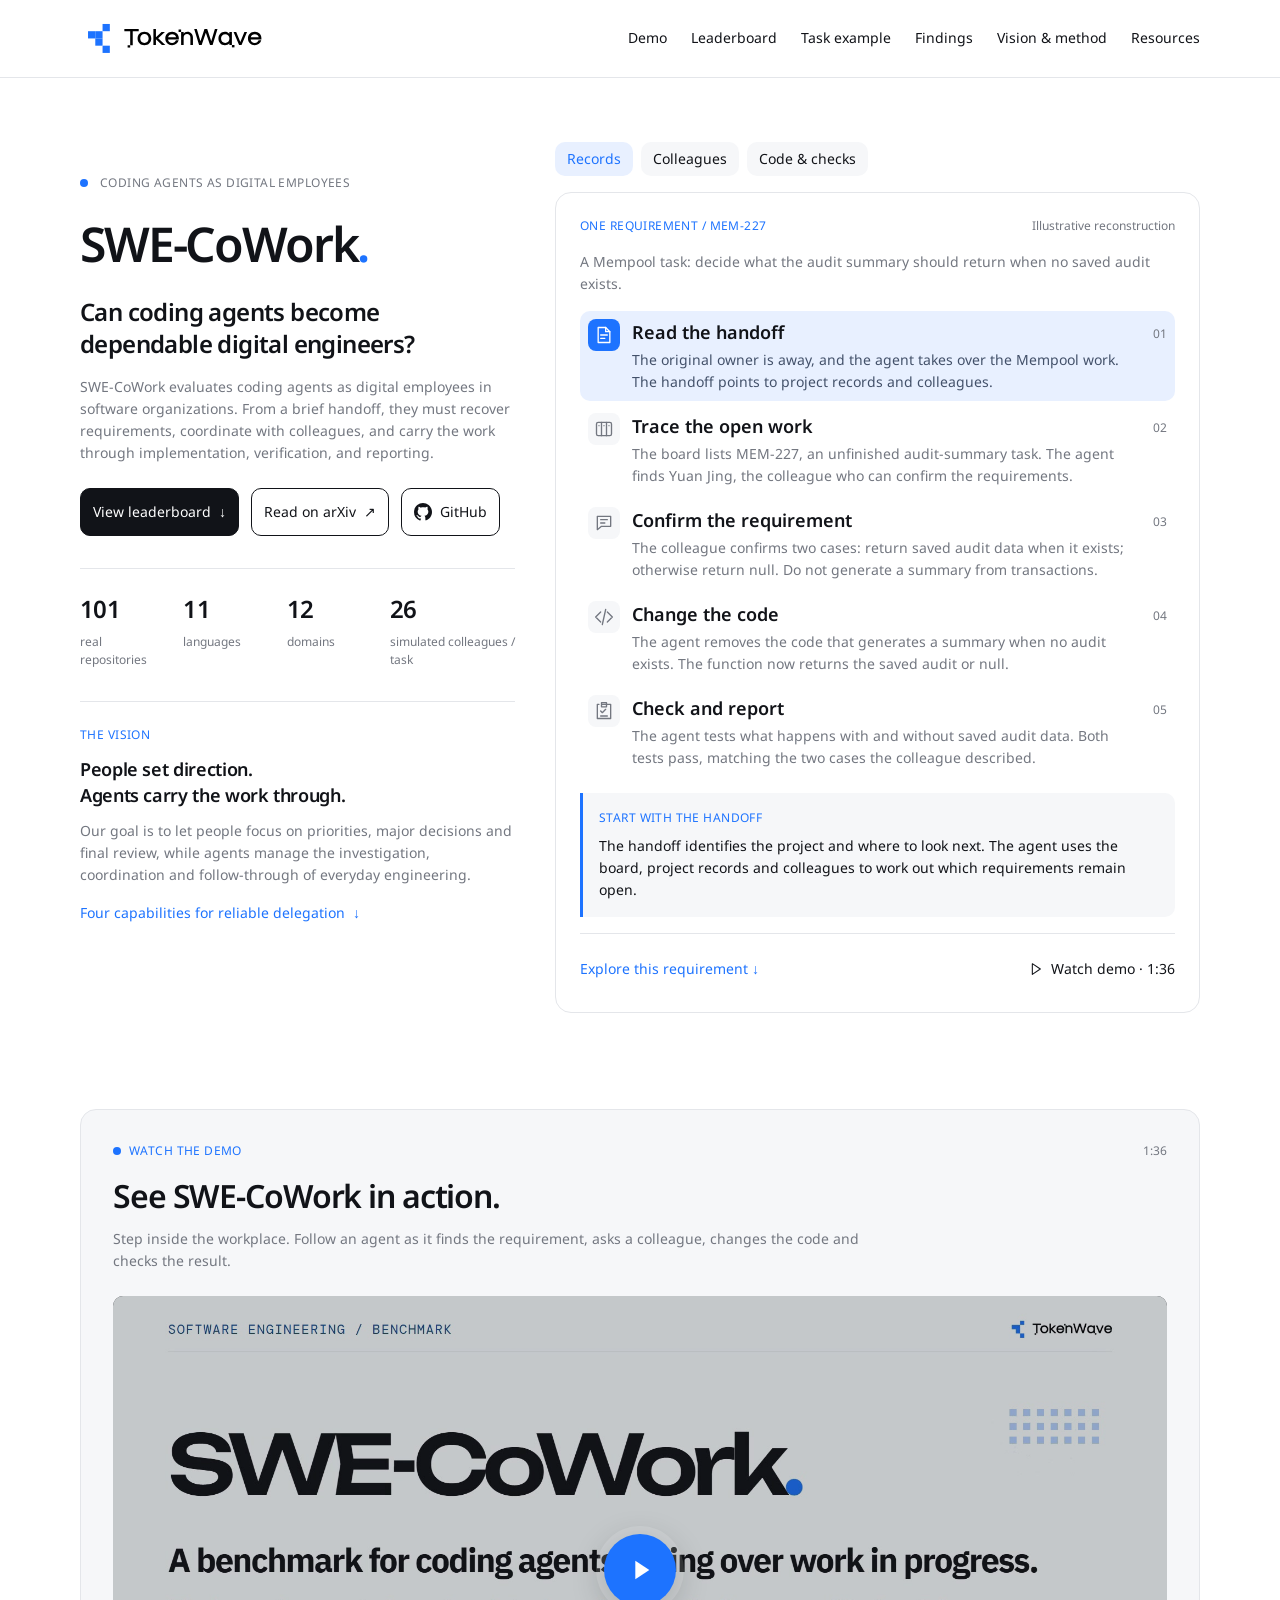
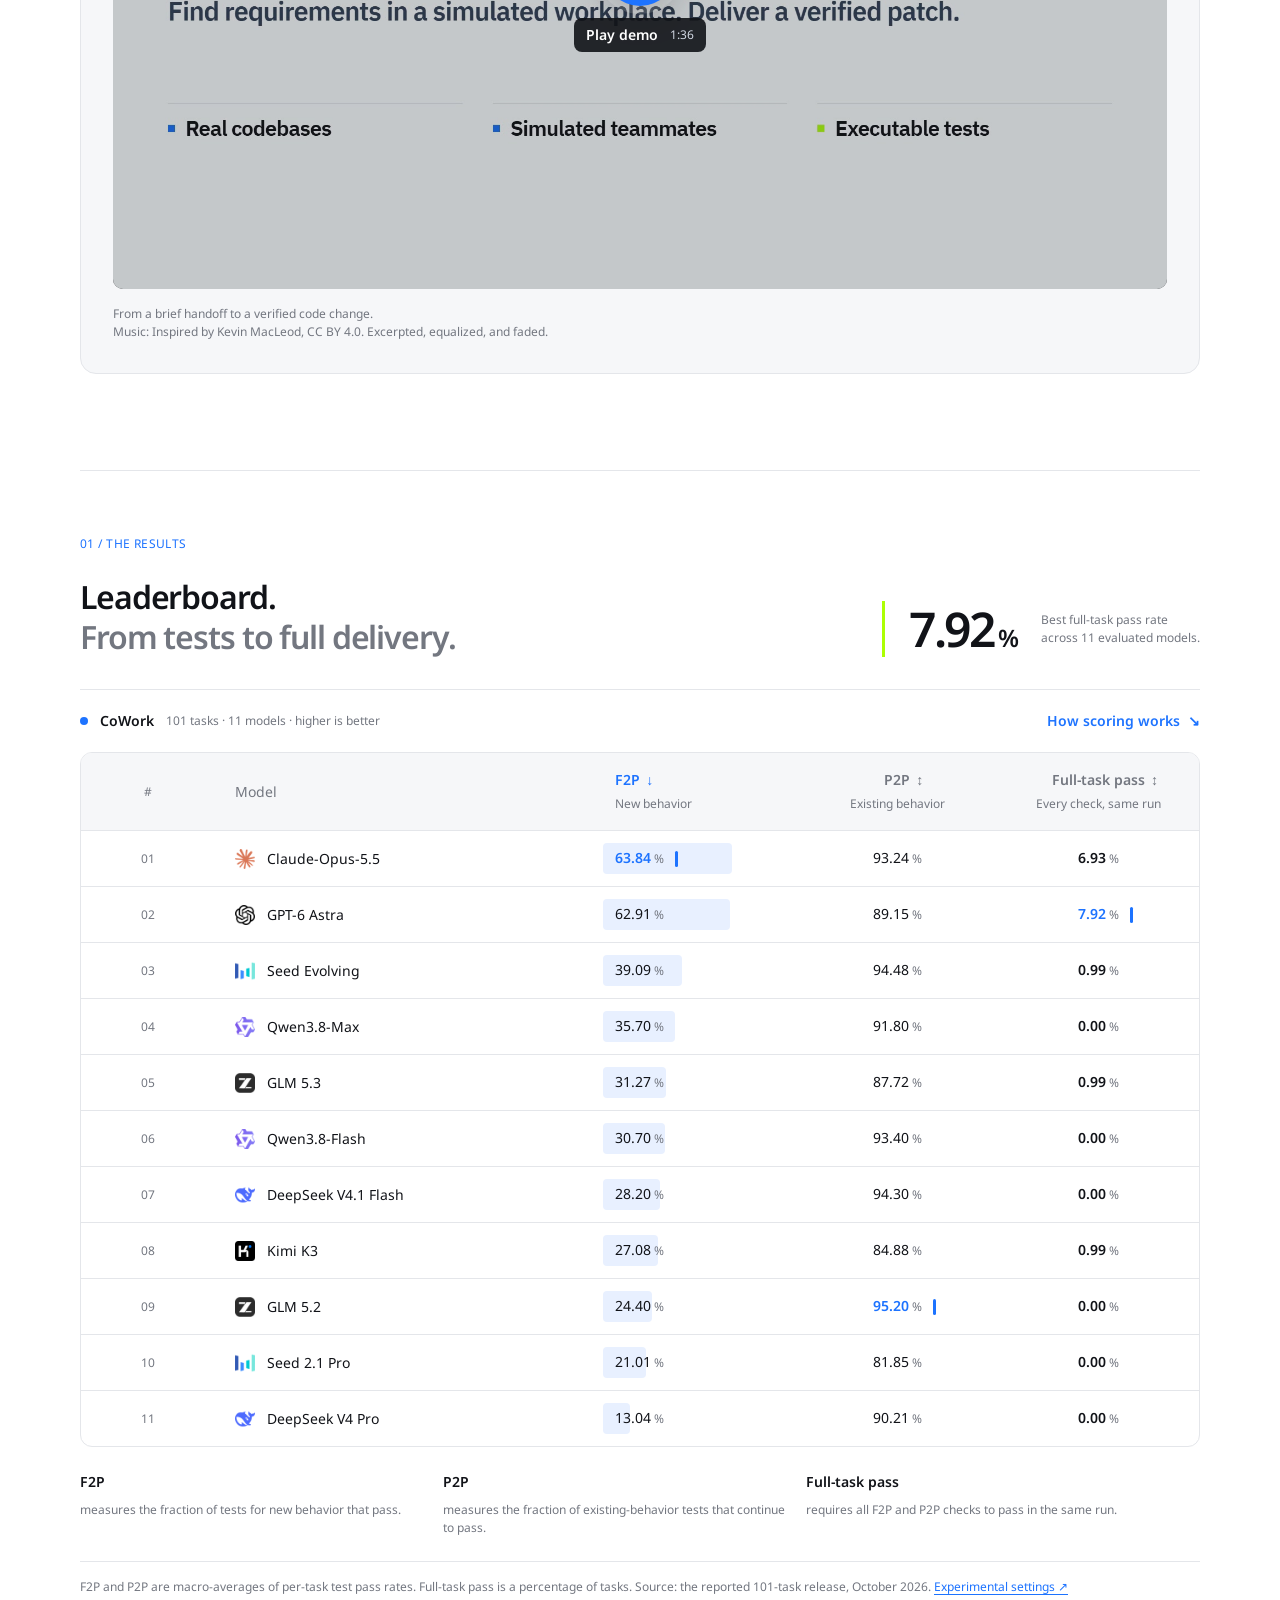
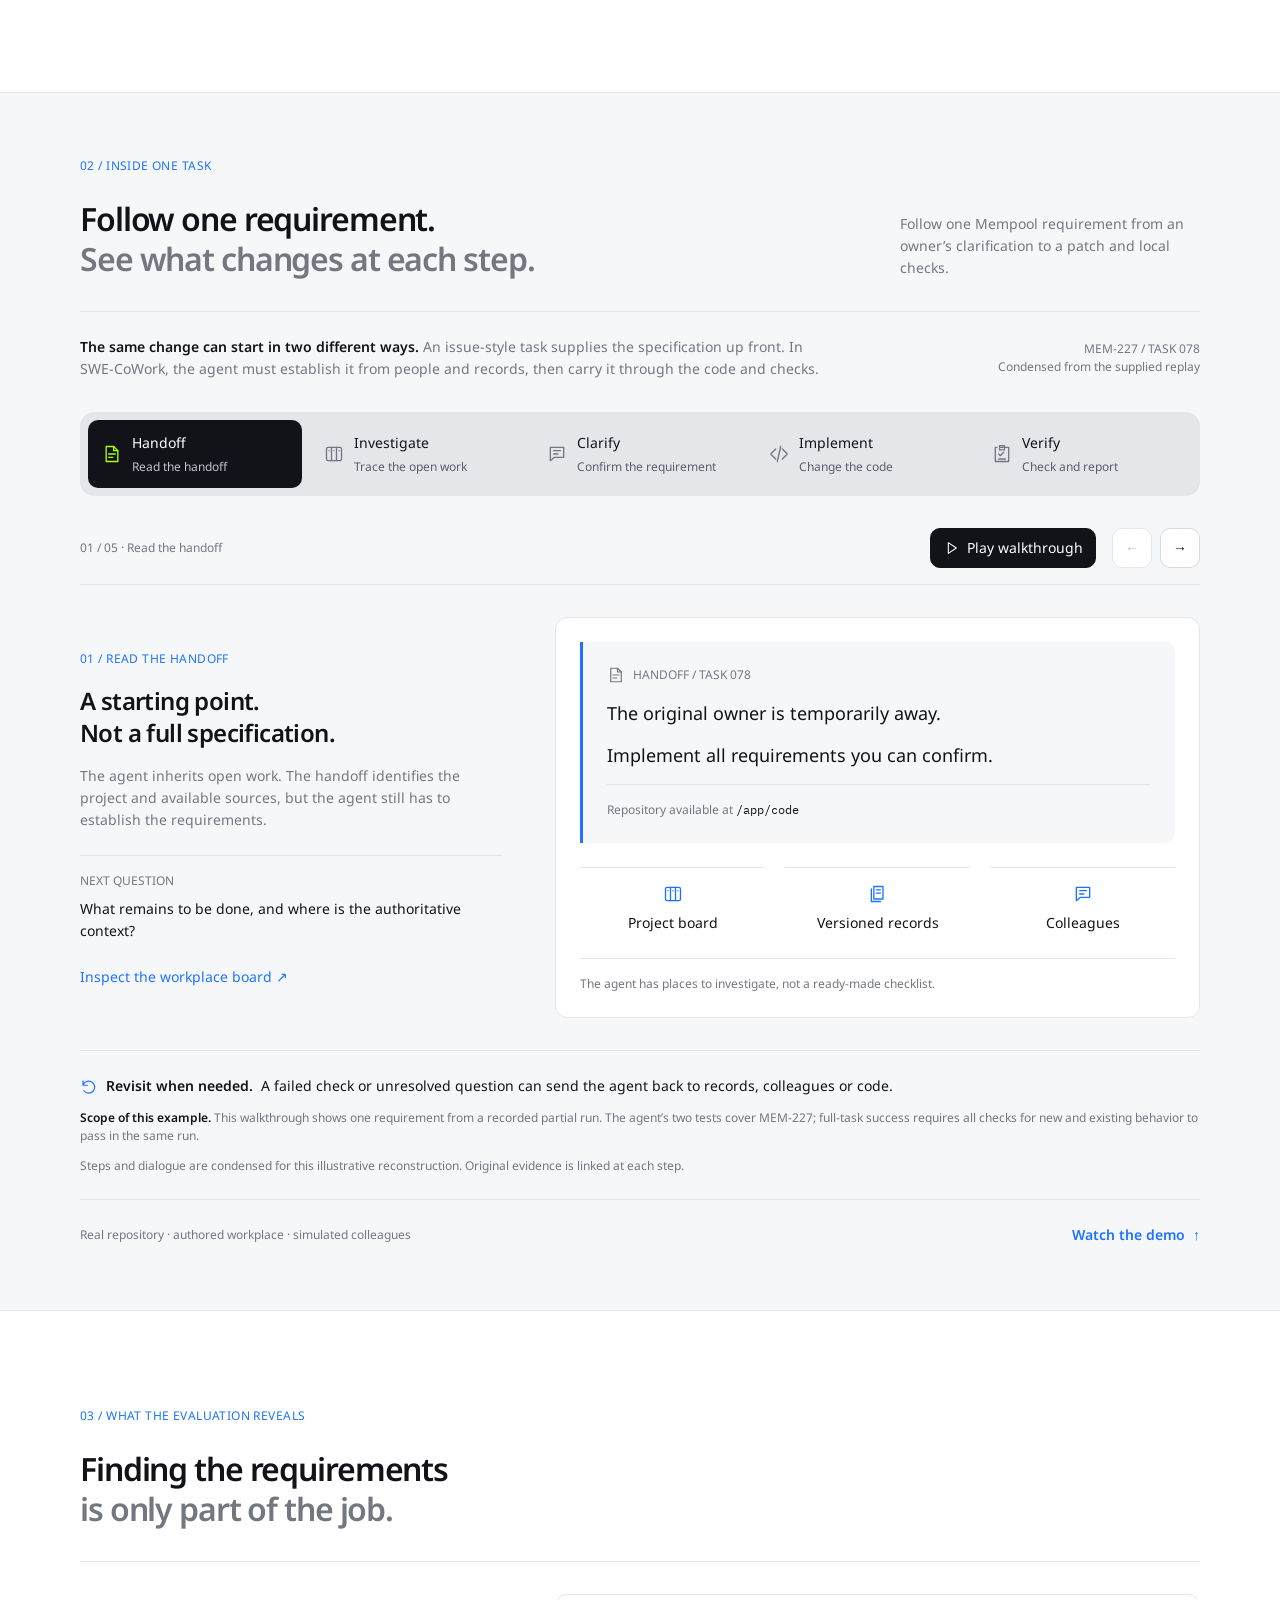
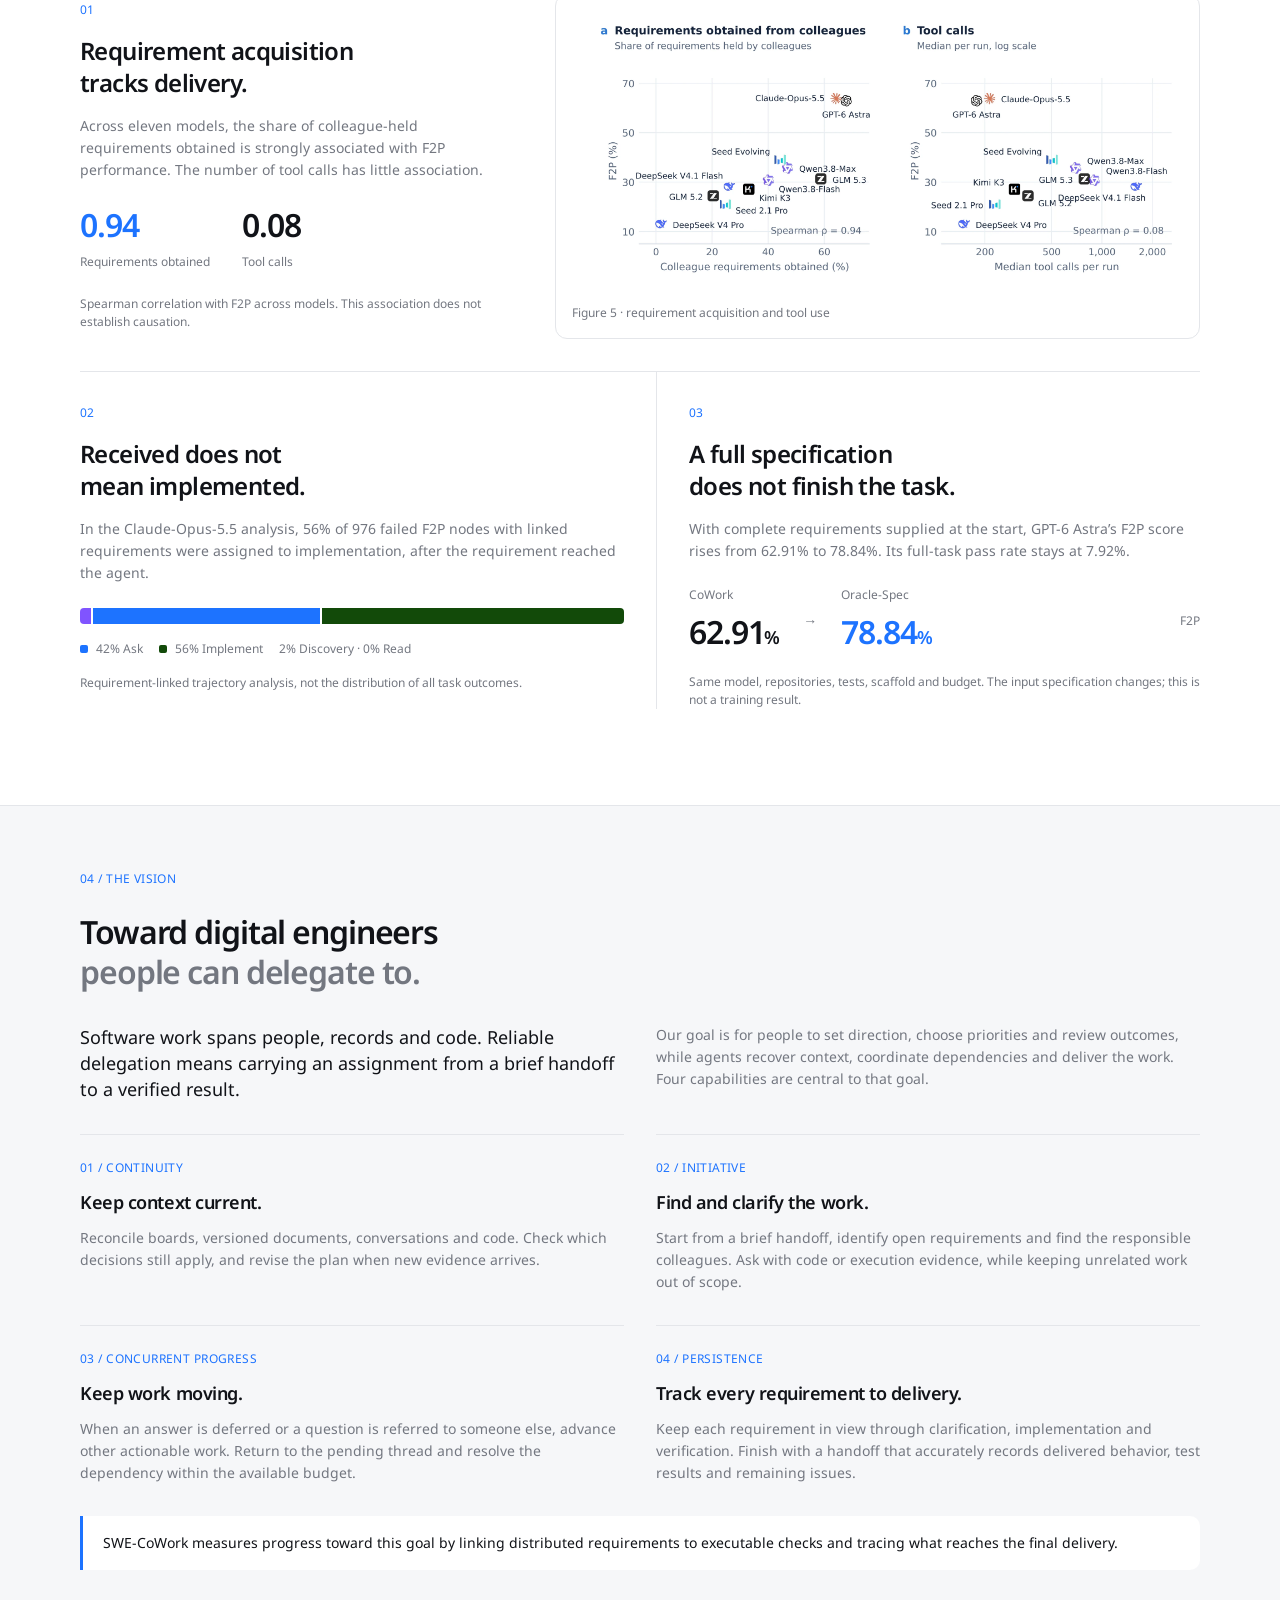
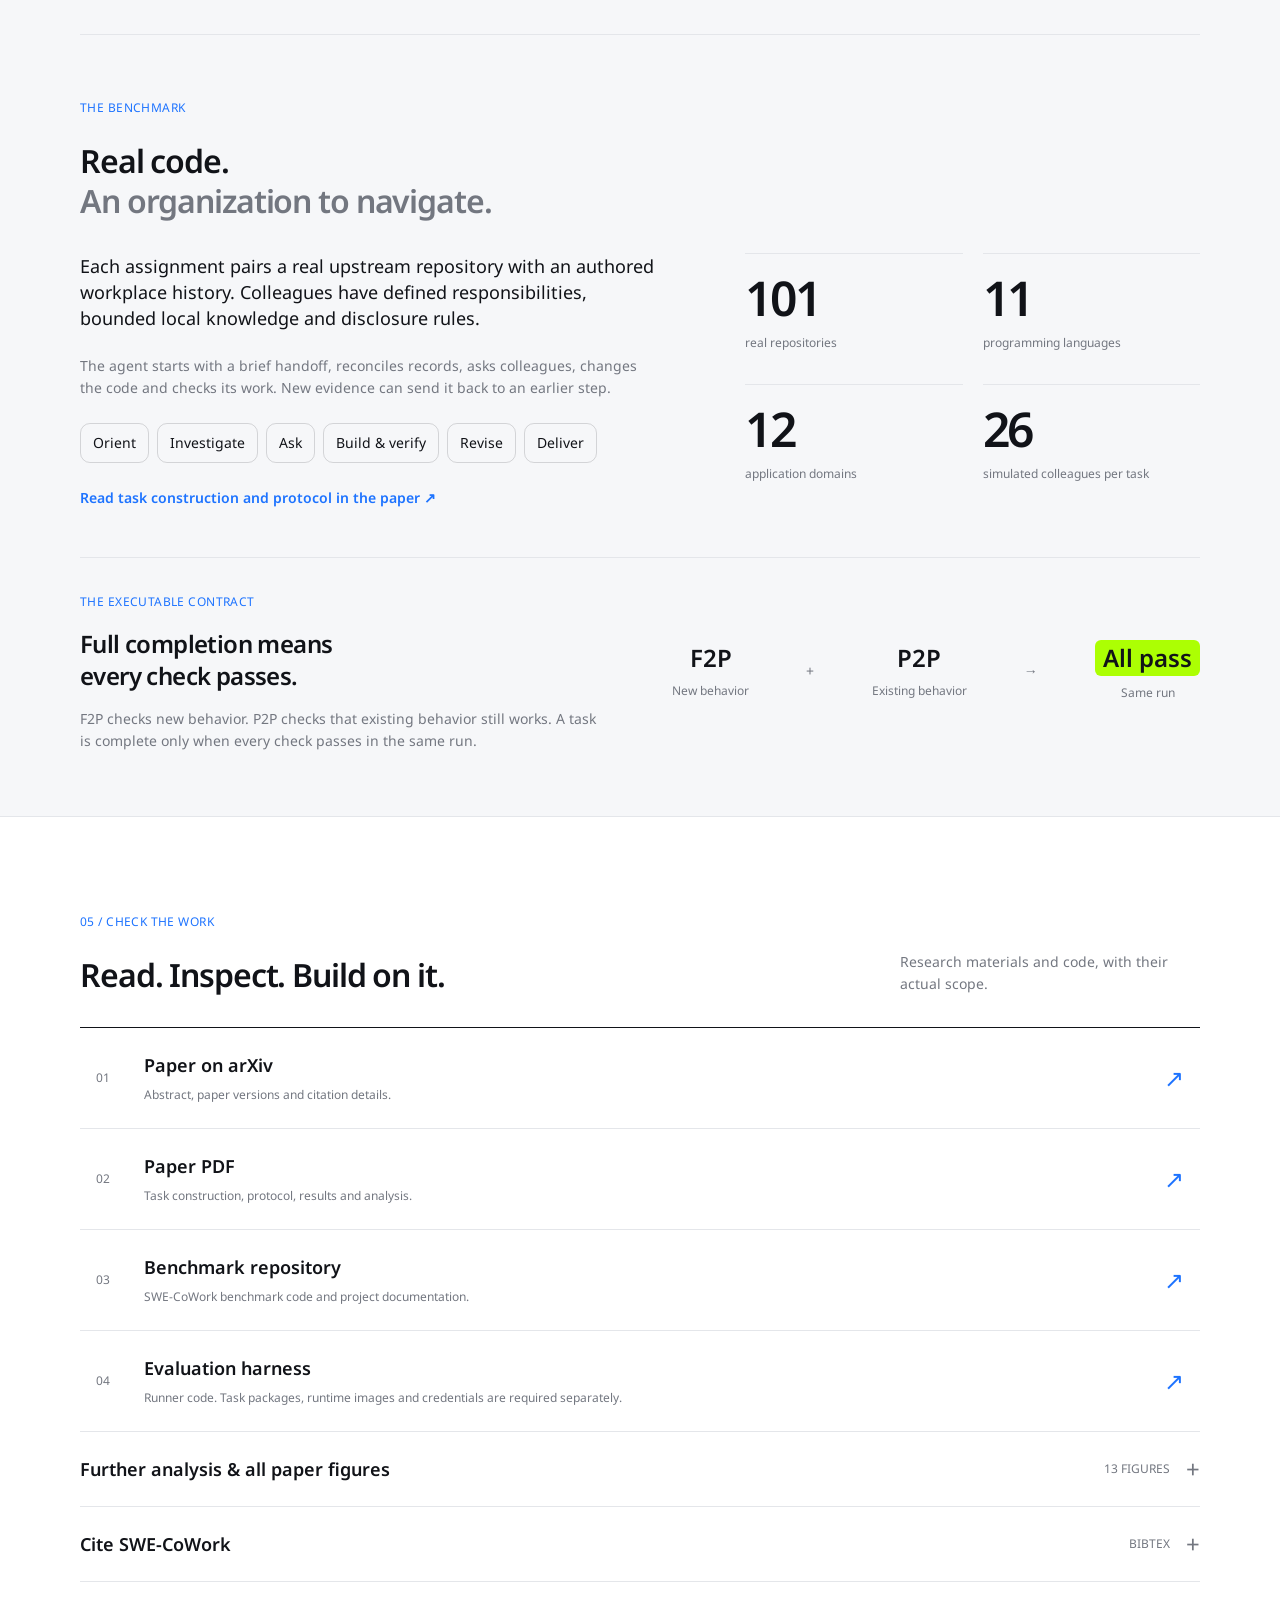
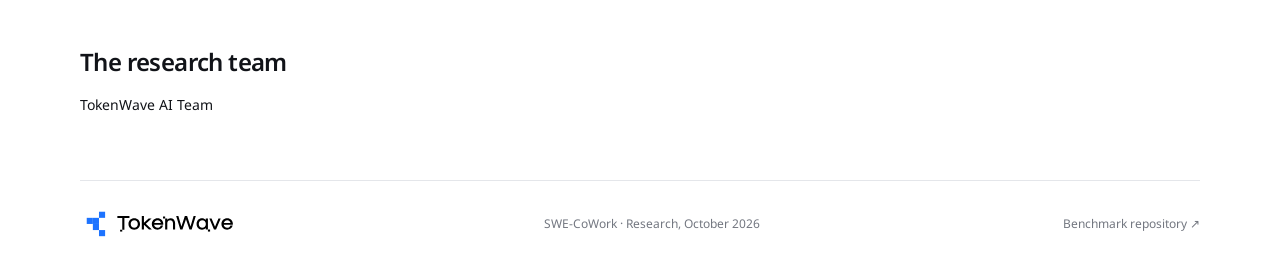
<file: index.html>
<!doctype html>
<html lang="en">
<head>
  <meta charset="utf-8"><meta name="viewport" content="width=device-width,initial-scale=1">
  <meta name="description" content="Toward dependable digital engineers. SWE-CoWork evaluates how coding agents recover requirements, coordinate with colleagues, and carry software work through verification and accountable delivery.">
  <title>SWE-CoWork · Toward dependable digital engineers</title>
  <link rel="canonical" href="https://tokenwave-ai.github.io/swe-cowork-page/">
  <meta property="og:title" content="SWE-CoWork · Toward dependable digital engineers">
  <meta property="og:description" content="A TokenWave AI benchmark for coding agents that recover requirements, coordinate with colleagues, and carry software work through verification and accountable delivery.">
  <meta property="og:type" content="website">
  <meta property="og:url" content="https://tokenwave-ai.github.io/swe-cowork-page/">
  <meta property="og:image" content="https://tokenwave-ai.github.io/swe-cowork-page/assets/swe-cowork-demo-poster.jpg?v=20261116-v39">
  <meta name="twitter:card" content="summary_large_image">
  <meta name="theme-color" content="#FFFFFF"><link rel="icon" href="static/favicon.svg"><link rel="stylesheet" href="styles.css?v=20261117-github-button"><link rel="stylesheet" href="flow.css?v=20261105">
  <script defer src="script.js?v=20261109-source-tabs"></script>
</head>
<body>
<svg class="icon-definitions" aria-hidden="true" xmlns="http://www.w3.org/2000/svg"><defs>
<symbol id="icon-handoff" viewBox="0 0 24 24"><path d="M14 3H5v18h14V8Z"/><path d="M14 3v5h5M8 12h8M8 16h5"/></symbol>
<symbol id="icon-board" viewBox="0 0 24 24"><rect x="3" y="4" width="18" height="16" rx="2"/><path d="M9 4v16M15 4v16M6 8h0M12 8h0M18 8h0"/></symbol>
<symbol id="icon-docs" viewBox="0 0 24 24"><path d="M7 3h11v15H7zM4 6v15h11M10 7h5M10 11h5"/></symbol>
<symbol id="icon-chat" viewBox="0 0 24 24"><path d="M4 4h16v12H9l-5 4Z"/><path d="M8 8h8M8 12h5"/></symbol>
<symbol id="icon-code" viewBox="0 0 24 24"><path d="m8 6-6 6 6 6M16 6l6 6-6 6M14 3l-4 18"/></symbol>
<symbol id="icon-checks" viewBox="0 0 24 24"><path d="M9 4h11v17H4V4h2M9 2h6v5H9zM8 12l2 2 4-4M8 18h8"/></symbol>
<symbol id="icon-tick" viewBox="0 0 24 24"><path d="m4 12 5 5L20 6"/></symbol>
<symbol id="icon-arrow" viewBox="0 0 24 24"><path d="M3 12h18m-6-6 6 6-6 6"/></symbol>
<symbol id="icon-play" viewBox="0 0 24 24"><path d="m8 4 12 8-12 8Z"/></symbol>
<symbol id="icon-revisit" viewBox="0 0 24 24"><path d="M4 5v6h6M4 11a8 8 0 1 1 1 7"/></symbol>
</defs></svg>
  <a class="skip" href="#main">Skip to content</a>
  <header class="site-header">
    <a class="brand" href="#top" aria-label="TokenWave — back to top"><img src="assets/tokenwave-horizontal-black.svg" alt="TokenWave" width="475" height="113"></a>
    <nav aria-label="Main navigation"><a href="#demo">Demo</a><a href="#leaderboard">Leaderboard</a><a href="#task">Task example</a><a href="#findings">Findings</a><a href="#method">Vision &amp; method</a><a href="#resources">Resources</a></nav>
  </header>
  <main id="main">
    <section class="hero wrap" id="top" aria-labelledby="hero-title">
      <div class="hero-copy">
        <div class="eyebrow"><span class="live-dot"></span> CODING AGENTS AS DIGITAL EMPLOYEES</div>
        <h1 id="hero-title">SWE-<wbr>CoWork<span class="title-period">.</span></h1>
        <p class="hero-question">Can coding agents become<br class="desktop-break"> dependable digital engineers?</p>
        <p class="hero-description">SWE-CoWork evaluates coding agents as digital employees in software organizations. From a brief handoff, they must recover requirements, coordinate with colleagues, and carry the work through implementation, verification, and reporting.</p>
        <div class="hero-actions">
          <a class="button primary" href="#leaderboard">View leaderboard <span aria-hidden="true">↓</span></a>
          <a class="button paper-link" href="https://arxiv.org/abs/2611.20218" target="_blank" rel="noopener">Read on arXiv <span aria-hidden="true">↗</span></a>
          <a class="button github-link" href="https://github.com/TokenWave-AI/swe-cowork-bench" target="_blank" rel="noopener"><svg xmlns="http://www.w3.org/2000/svg" width="18" height="18" viewBox="0 0 16 16" aria-hidden="true" focusable="false"><path d="M6.766 11.328c-2.063-.25-3.516-1.734-3.516-3.656 0-.781.281-1.625.75-2.188-.203-.515-.172-1.609.063-2.062.625-.078 1.468.25 1.968.703.594-.187 1.219-.281 1.985-.281.765 0 1.39.094 1.953.265.484-.437 1.344-.765 1.969-.687.218.422.25 1.515.046 2.047.5.593.766 1.39.766 2.203 0 1.922-1.453 3.375-3.547 3.64.531.344.89 1.094.89 1.954v1.625c0 .468.391.734.86.547C13.781 14.359 16 11.53 16 8.03 16 3.61 12.406 0 7.984 0 3.563 0 0 3.61 0 8.031a7.88 7.88 0 0 0 5.172 7.422c.422.156.828-.125.828-.547v-1.25c-.219.094-.5.156-.75.156-1.031 0-1.64-.562-2.078-1.609-.172-.422-.36-.672-.719-.719-.187-.015-.25-.093-.25-.187 0-.188.313-.328.625-.328.453 0 .844.281 1.25.86.313.452.64.655 1.031.655s.641-.14 1-.5c.266-.265.47-.5.657-.656"/></svg>GitHub</a>
        </div>
        <dl class="hero-specs"><div><dt>101</dt><dd>real repositories</dd></div><div><dt>11</dt><dd>languages</dd></div><div><dt>12</dt><dd>domains</dd></div><div><dt>26</dt><dd>simulated colleagues / task</dd></div></dl>
        <div class="hero-vision">
          <span class="mono">THE VISION</span>
          <h2>People set direction.<br>Agents carry the work through.</h2>
          <p>Our goal is to let people focus on priorities, major decisions and final review, while agents manage the investigation, coordination and follow-through of everyday engineering.</p>
          <a class="text-link" href="#vision">Four capabilities for reliable delegation <span aria-hidden="true">↓</span></a>
        </div>
      </div>
      <div class="hero-dossier">
        <div class="file-tabs" role="group" aria-label="Select a workplace source">
          <button type="button" data-flow-source="records" aria-pressed="true" aria-controls="hero-requirement">Records</button>
          <button type="button" data-flow-source="colleagues" aria-pressed="false" aria-controls="hero-requirement">Colleagues</button>
          <button type="button" data-flow-source="code" aria-pressed="false" aria-controls="hero-requirement">Code &amp; checks</button>
        </div>
        <div class="dossier-sheet chain-sheet" id="hero-requirement"><div class="dossier-heading"><span class="mono">ONE REQUIREMENT / MEM-227</span><span class="dossier-status">Illustrative reconstruction</span></div><p class="hero-case-context">A Mempool task: decide what the audit summary should return when no saved audit exists.</p><div class="hero-chain" aria-label="Explore the requirement chain"><button type="button" class="hero-chain-node" data-flow-step="0" aria-pressed="true"><span class="hero-node-icon"><svg aria-hidden="true"><use href="#icon-handoff"></use></svg></span><span><b>Read the handoff</b><small>The original owner is away, and the agent takes over the Mempool work. The handoff points to project records and colleagues.</small></span><span class="hero-node-number">01</span></button><button type="button" class="hero-chain-node" data-flow-step="1" aria-pressed="false"><span class="hero-node-icon"><svg aria-hidden="true"><use href="#icon-board"></use></svg></span><span><b>Trace the open work</b><small>The board lists MEM-227, an unfinished audit-summary task. The agent finds Yuan Jing, the colleague who can confirm the requirements.</small></span><span class="hero-node-number">02</span></button><button type="button" class="hero-chain-node" data-flow-step="2" aria-pressed="false"><span class="hero-node-icon"><svg aria-hidden="true"><use href="#icon-chat"></use></svg></span><span><b>Confirm the requirement</b><small>The colleague confirms two cases: return saved audit data when it exists; otherwise return null. Do not generate a summary from transactions.</small></span><span class="hero-node-number">03</span></button><button type="button" class="hero-chain-node" data-flow-step="3" aria-pressed="false"><span class="hero-node-icon"><svg aria-hidden="true"><use href="#icon-code"></use></svg></span><span><b>Change the code</b><small>The agent removes the code that generates a summary when no audit exists. The function now returns the saved audit or null.</small></span><span class="hero-node-number">04</span></button><button type="button" class="hero-chain-node" data-flow-step="4" aria-pressed="false"><span class="hero-node-icon"><svg aria-hidden="true"><use href="#icon-checks"></use></svg></span><span><b>Check and report</b><small>The agent tests what happens with and without saved audit data. Both tests pass, matching the two cases the colleague described.</small></span><span class="hero-node-number">05</span></button></div><div class="hero-chain-note" data-hero-note><span class="mono">START WITH THE HANDOFF</span><p>The handoff identifies the project and where to look next. The agent uses the board, project records and colleagues to work out which requirements remain open.</p></div><div class="hero-chain-actions"><a href="#task">Explore this requirement ↓</a><button type="button" data-play-demo aria-controls="demo-video"><svg aria-hidden="true"><use href="#icon-play"></use></svg>Watch demo · 1:36</button></div></div>
      </div>
    </section>

    <section class="demo-card wrap" id="demo" aria-labelledby="demo-title">
      <div class="demo-heading"><p class="eyebrow"><span class="live-dot"></span> WATCH THE DEMO</p><span class="demo-duration">1:36</span></div>
      <h2 id="demo-title">See SWE-CoWork in action.</h2>
      <p class="demo-description">Step inside the workplace. Follow an agent as it finds the requirement, asks a colleague, changes the code and checks the result.</p>
      <div class="demo-player">
        <video id="demo-video" controls playsinline preload="none" width="1920" height="1080" tabindex="0" aria-label="SWE-CoWork demo" poster="assets/swe-cowork-demo-poster.jpg?v=20261116-v39"><source src="assets/swe-cowork-demo.mp4?v=20261116-v39" type="video/mp4">Your browser does not support this video. <a href="assets/swe-cowork-demo.mp4?v=20261116-v39">Watch the demo.</a></video>
        <button class="demo-play" type="button" aria-label="Play the SWE-CoWork demo, 1 minute 36 seconds" aria-controls="demo-video" hidden><span class="demo-play-icon"><svg aria-hidden="true"><use href="#icon-play"></use></svg></span><span class="demo-play-label">Play demo <span>1:36</span></span></button>
      </div>
      <p class="demo-status" role="status" hidden>The video could not start. <a href="assets/swe-cowork-demo.mp4?v=20261116-v39" target="_blank" rel="noopener">Open the demo directly ↗</a></p>
      <p class="demo-caption">From a brief handoff to a verified code change.<br>Music: <a href="https://incompetech.com/music/royalty-free/index.html?isrc=USUAN1600022" target="_blank" rel="noopener">Inspired</a> by Kevin MacLeod, <a href="https://creativecommons.org/licenses/by/4.0/" target="_blank" rel="noopener">CC BY 4.0</a>. Excerpted, equalized, and faded.</p>
    </section>

    <section class="leaderboard section wrap" id="leaderboard" aria-labelledby="leaderboard-title">
      <div class="section-top"><div><p class="eyebrow section-index">01 / THE RESULTS</p><h2 id="leaderboard-title">Leaderboard.<br> <span class="quiet">From tests to full delivery.</span></h2></div><div class="result-callout"><strong>7.92<span>%</span></strong><p>Best full-task pass rate<br> across 11 evaluated models.</p></div></div>
      <div class="leaderboard-toolbar"><div class="setting"><span class="live-dot"></span><strong>CoWork</strong><span>101 tasks · 11 models · higher is better</span></div><a class="text-link" href="#evaluation">How scoring works <span aria-hidden="true">↘</span></a></div>
      <div class="table-scroll" role="region" aria-label="Model leaderboard, scroll horizontally on small screens" tabindex="0">
        <table class="leaderboard-table"><caption class="sr-only">Model results in the CoWork setting. Click a metric heading to sort.</caption><thead><tr><th scope="col" class="rank">#</th><th scope="col">Model</th><th scope="col" aria-sort="descending" data-col="f2p"><button data-sort="f2p" type="button"><span class="metric-heading">F2P<span class="sort-arrow" aria-hidden="true">↓</span></span><small>New behavior</small></button></th><th scope="col" data-col="p2p"><button data-sort="p2p" type="button"><span class="metric-heading">P2P<span class="sort-arrow" aria-hidden="true">↕</span></span><small>Existing behavior</small></button></th><th scope="col" data-col="passRate"><button data-sort="passRate" type="button"><span class="metric-heading">Full-task pass<span class="sort-arrow" aria-hidden="true">↕</span></span><small>Every check, same run</small></button></th></tr></thead><tbody><tr data-name="Claude-Opus-5.5"><td class="rank">01</td><th scope="row"><span class="model-id"><img src="static/logos/claude.png" alt="">Claude-Opus-5.5</span></th><td class="score-cell" data-value="63.84"><span class="score-bar" style="--score:63.84%"></span><span class="metric-value">63.84<small>%</small></span></td><td data-value="93.24"><span class="metric-value">93.24<small>%</small></span></td><td data-value="6.93"><b class="metric-value">6.93<small>%</small></b></td></tr><tr data-name="GPT-6 Astra"><td class="rank">02</td><th scope="row"><span class="model-id"><img src="static/logos/gpt.png" alt="">GPT-6 Astra</span></th><td class="score-cell" data-value="62.91"><span class="score-bar" style="--score:62.91%"></span><span class="metric-value">62.91<small>%</small></span></td><td data-value="89.15"><span class="metric-value">89.15<small>%</small></span></td><td data-value="7.92"><b class="metric-value">7.92<small>%</small></b></td></tr><tr data-name="Seed Evolving"><td class="rank">03</td><th scope="row"><span class="model-id"><img src="static/logos/seed.png" alt="">Seed Evolving</span></th><td class="score-cell" data-value="39.09"><span class="score-bar" style="--score:39.09%"></span><span class="metric-value">39.09<small>%</small></span></td><td data-value="94.48"><span class="metric-value">94.48<small>%</small></span></td><td data-value="0.99"><b class="metric-value">0.99<small>%</small></b></td></tr><tr data-name="Qwen3.8-Max"><td class="rank">04</td><th scope="row"><span class="model-id"><img src="static/logos/qwen.png" alt="">Qwen3.8-Max</span></th><td class="score-cell" data-value="35.7"><span class="score-bar" style="--score:35.7%"></span><span class="metric-value">35.70<small>%</small></span></td><td data-value="91.8"><span class="metric-value">91.80<small>%</small></span></td><td data-value="0.0"><b class="metric-value">0.00<small>%</small></b></td></tr><tr data-name="GLM 5.3"><td class="rank">05</td><th scope="row"><span class="model-id"><img src="static/logos/glm.png" alt="">GLM 5.3</span></th><td class="score-cell" data-value="31.27"><span class="score-bar" style="--score:31.27%"></span><span class="metric-value">31.27<small>%</small></span></td><td data-value="87.72"><span class="metric-value">87.72<small>%</small></span></td><td data-value="0.99"><b class="metric-value">0.99<small>%</small></b></td></tr><tr data-name="Qwen3.8-Flash"><td class="rank">06</td><th scope="row"><span class="model-id"><img src="static/logos/qwen.png" alt="">Qwen3.8-Flash</span></th><td class="score-cell" data-value="30.7"><span class="score-bar" style="--score:30.7%"></span><span class="metric-value">30.70<small>%</small></span></td><td data-value="93.4"><span class="metric-value">93.40<small>%</small></span></td><td data-value="0.0"><b class="metric-value">0.00<small>%</small></b></td></tr><tr data-name="DeepSeek V4.1 Flash"><td class="rank">07</td><th scope="row"><span class="model-id"><img src="static/logos/deepseek.png" alt="">DeepSeek V4.1 Flash</span></th><td class="score-cell" data-value="28.2"><span class="score-bar" style="--score:28.2%"></span><span class="metric-value">28.20<small>%</small></span></td><td data-value="94.3"><span class="metric-value">94.30<small>%</small></span></td><td data-value="0.0"><b class="metric-value">0.00<small>%</small></b></td></tr><tr data-name="Kimi K3"><td class="rank">08</td><th scope="row"><span class="model-id"><img src="static/logos/kimi.png" alt="">Kimi K3</span></th><td class="score-cell" data-value="27.08"><span class="score-bar" style="--score:27.08%"></span><span class="metric-value">27.08<small>%</small></span></td><td data-value="84.88"><span class="metric-value">84.88<small>%</small></span></td><td data-value="0.99"><b class="metric-value">0.99<small>%</small></b></td></tr><tr data-name="GLM 5.2"><td class="rank">09</td><th scope="row"><span class="model-id"><img src="static/logos/glm.png" alt="">GLM 5.2</span></th><td class="score-cell" data-value="24.4"><span class="score-bar" style="--score:24.4%"></span><span class="metric-value">24.40<small>%</small></span></td><td data-value="95.2"><span class="metric-value">95.20<small>%</small></span></td><td data-value="0.0"><b class="metric-value">0.00<small>%</small></b></td></tr><tr data-name="Seed 2.1 Pro"><td class="rank">10</td><th scope="row"><span class="model-id"><img src="static/logos/seed.png" alt="">Seed 2.1 Pro</span></th><td class="score-cell" data-value="21.01"><span class="score-bar" style="--score:21.01%"></span><span class="metric-value">21.01<small>%</small></span></td><td data-value="81.85"><span class="metric-value">81.85<small>%</small></span></td><td data-value="0.0"><b class="metric-value">0.00<small>%</small></b></td></tr><tr data-name="DeepSeek V4 Pro"><td class="rank">11</td><th scope="row"><span class="model-id"><img src="static/logos/deepseek.png" alt="">DeepSeek V4 Pro</span></th><td class="score-cell" data-value="13.04"><span class="score-bar" style="--score:13.04%"></span><span class="metric-value">13.04<small>%</small></span></td><td data-value="90.21"><span class="metric-value">90.21<small>%</small></span></td><td data-value="0.0"><b class="metric-value">0.00<small>%</small></b></td></tr></tbody></table>
      </div>
      <div class="metric-notes"><p><b>F2P</b> measures the fraction of tests for new behavior that pass.</p><p><b>P2P</b> measures the fraction of existing-behavior tests that continue to pass.</p><p><b>Full-task pass</b> requires all F2P and P2P checks to pass in the same run.</p></div>
      <p class="data-note">F2P and P2P are macro-averages of per-task test pass rates. Full-task pass is a percentage of tasks. Source: the reported 101-task release, October 2026. <a href="static/SWE-CoWork.pdf?v=20261116-paper-a45e218a" target="_blank" rel="noopener">Experimental settings ↗</a></p>
    </section>

    <section class="task-section section" id="task" aria-labelledby="task-title"><div class="wrap">
      <div class="section-top"><div><p class="eyebrow section-index">02 / INSIDE ONE TASK</p><h2 id="task-title">Follow one requirement.<br> <span class="quiet">See what changes at each step.</span></h2></div><p class="section-aside">Follow one Mempool requirement from an owner’s clarification to a patch and local checks.</p></div>
      <div class="flow-intro"><p><b>The same change can start in two different ways.</b> An issue-style task supplies the specification up front. In SWE-CoWork, the agent must establish it from people and records, then carry it through the code and checks.</p><span class="flow-source">MEM-227 / TASK 078<br> Condensed from the supplied replay</span></div>
      <div class="flow-rail" role="tablist" aria-label="Follow a requirement through SWE-CoWork">
        <button type="button" role="tab" class="flow-node" id="flow-tab-0" aria-controls="flow-panel-0" aria-selected="true" tabindex="0" data-flow-step="0"><span class="flow-icon"><svg aria-hidden="true"><use href="#icon-handoff"></use></svg></span><span class="flow-short">Handoff</span><span class="flow-action">Read the handoff</span></button><button type="button" role="tab" class="flow-node" id="flow-tab-1" aria-controls="flow-panel-1" aria-selected="false" tabindex="-1" data-flow-step="1"><span class="flow-icon"><svg aria-hidden="true"><use href="#icon-board"></use></svg></span><span class="flow-short">Investigate</span><span class="flow-action">Trace the open work</span></button><button type="button" role="tab" class="flow-node" id="flow-tab-2" aria-controls="flow-panel-2" aria-selected="false" tabindex="-1" data-flow-step="2"><span class="flow-icon"><svg aria-hidden="true"><use href="#icon-chat"></use></svg></span><span class="flow-short">Clarify</span><span class="flow-action">Confirm the requirement</span></button><button type="button" role="tab" class="flow-node" id="flow-tab-3" aria-controls="flow-panel-3" aria-selected="false" tabindex="-1" data-flow-step="3"><span class="flow-icon"><svg aria-hidden="true"><use href="#icon-code"></use></svg></span><span class="flow-short">Implement</span><span class="flow-action">Change the code</span></button><button type="button" role="tab" class="flow-node" id="flow-tab-4" aria-controls="flow-panel-4" aria-selected="false" tabindex="-1" data-flow-step="4"><span class="flow-icon"><svg aria-hidden="true"><use href="#icon-checks"></use></svg></span><span class="flow-short">Verify</span><span class="flow-action">Check and report</span></button>
      </div>
      <div class="flow-controls"><span class="flow-counter" data-flow-counter>01 / 05 · Read the handoff</span><div><button type="button" class="flow-play" data-flow-play><svg aria-hidden="true"><use href="#icon-play"></use></svg><span>Play walkthrough</span></button><button class="flow-prev" type="button" data-flow-prev aria-label="Previous workflow step">←</button><button type="button" data-flow-next aria-label="Next workflow step">→</button></div></div>
      <div class="flow-stage" id="flow-panel-0" role="tabpanel" aria-labelledby="flow-tab-0">
        <div class="flow-step-copy"><span class="mono case-label">01 / READ THE HANDOFF</span><h3>A starting point.<br> Not a full specification.</h3><p>The agent inherits open work. The handoff identifies the project and available sources, but the agent still has to establish the requirements.</p><div class="flow-question"><span>NEXT QUESTION</span>What remains to be done, and where is the authoritative context?</div><a class="flow-proof zoom-image" href="assets/mempool-board.png" data-image="assets/mempool-board.png" data-caption="Task 078 workplace board. An environment preview, not a record of completed work.">Inspect the workplace board ↗</a></div>
        <div class="flow-diagram handoff-scene"><div class="diagram-note"><div class="diagram-label"><svg aria-hidden="true"><use href="#icon-handoff"></use></svg> HANDOFF / TASK 078</div><p>The original owner is temporarily away.</p><p>Implement all requirements you can confirm.</p><span class="diagram-note-foot">Repository available at <code>/app/code</code></span></div><div class="source-branches"><div><svg aria-hidden="true"><use href="#icon-board"></use></svg><span>Project board</span></div><div><svg aria-hidden="true"><use href="#icon-docs"></use></svg><span>Versioned records</span></div><div><svg aria-hidden="true"><use href="#icon-chat"></use></svg><span>Colleagues</span></div></div><p class="diagram-caption">The agent has places to investigate, not a ready-made checklist.</p></div>
      </div>
      <div class="flow-stage" id="flow-panel-1" role="tabpanel" aria-labelledby="flow-tab-1" hidden>
        <div class="flow-step-copy"><span class="mono case-label">02 / TRACE THE OPEN WORK</span><h3>Find the task.<br> Find the responsible owner.</h3><p>MEM-227 points to an audit-summary follow-up. The agent uses the workplace context to identify the colleague who can confirm its contract.</p><div class="flow-question"><span>NEXT QUESTION</span>What should the summary return when no audit has been stored?</div><a class="flow-proof zoom-image" href="assets/mempool-board.png" data-image="assets/mempool-board.png" data-caption="Mempool task board, retained as an original source view.">Inspect the original board ↗</a></div>
        <div class="flow-diagram investigate-scene"><div class="mini-task"><div class="diagram-label"><svg aria-hidden="true"><use href="#icon-board"></use></svg> BOARD / MEM-227</div><h4>Separate audit summary</h4><p>An open follow-up. The compatibility contract needs confirmation.</p><div class="task-owner"><span class="person-initial">YJ</span><div><b>Yuan Jing</b><small>Responsible colleague</small></div></div></div><div class="evidence-connection"><span>trace the requirement</span><svg aria-hidden="true"><use href="#icon-arrow"></use></svg></div><div class="owner-question"><svg aria-hidden="true"><use href="#icon-chat"></use></svg><span>Ask about the confirmed output contract.</span></div><p class="diagram-caption">Records provide leads. The owner supplies the clarification.</p></div>
      </div>
      <div class="flow-stage" id="flow-panel-2" role="tabpanel" aria-labelledby="flow-tab-2" hidden>
        <div class="flow-step-copy"><span class="mono case-label">03 / CONFIRM THE CONTRACT</span><h3>The answer determines<br> what must be built.</h3><p>The owner confirms that the summary must use persisted audit data. If none exists, it must return null. It must not synthesize a summary from transactions.</p><div class="flow-question"><span>CONFIRMED REQUIREMENT</span>Stored audit data or null. No synthesized fallback.</div><a class="flow-proof zoom-image" href="assets/mempool-clarification.png" data-image="assets/mempool-clarification.png" data-caption="Recorded owner reply, shown with the English explanatory overlay from our edited replay.">Inspect the recorded reply ↗</a></div>
        <div class="flow-diagram clarification-scene"><div class="mini-conversation"><div class="message agent-message"><span>AGENT</span><p>Which data source backs the audit summary? What should it return when no audit is stored?</p></div><div class="message owner-message"><span><i class="person-initial">YJ</i> YUAN JING / OWNER</span><p>Only persisted audit data. If no audit exists, return null. Do not synthesize a summary.</p></div></div><div class="contract-branches"><span>Audit exists <b>→ stored audit</b></span><span>No audit <b>→ null</b></span></div><p class="diagram-caption">Conversation condensed for clarity from the recorded exchange.</p></div>
      </div>
      <div class="flow-stage" id="flow-panel-3" role="tabpanel" aria-labelledby="flow-tab-3" hidden>
        <div class="flow-step-copy"><span class="mono case-label">04 / CHANGE THE CODE</span><h3>Carry the clarification<br> into the implementation.</h3><p>The patch removes a synthesized-summary fallback and uses the persisted audit result. The diagram shows the behavior change; the source view contains the recorded diff.</p><div class="flow-question"><span>IMPLEMENTATION TARGET</span>Make the code match the owner’s confirmed contract.</div><a class="flow-proof zoom-image" href="assets/mempool-patch.png" data-image="assets/mempool-patch.png" data-caption="Recorded patch from the same partial-run excerpt, shown with the English explanatory overlay.">Inspect the recorded patch ↗</a></div>
        <div class="flow-diagram implementation-scene"><div class="behavior-change"><div class="behavior-before"><span class="diagram-label">REMOVED FALLBACK</span><p><del>Build a summary from transactions when no audit exists.</del></p></div><div class="behavior-after"><span class="diagram-label"><svg aria-hidden="true"><use href="#icon-code"></use></svg> CONFIRMED BEHAVIOR</span><div><span>Stored audit</span><b>→</b><code>return audit</code></div><div><span>No audit</span><b>→</b><code>return null</code></div></div></div><p class="diagram-caption">A schematic of the behavior, not a verbatim code listing.</p></div>
      </div>
      <div class="flow-stage" id="flow-panel-4" role="tabpanel" aria-labelledby="flow-tab-4" hidden>
        <div class="flow-step-copy"><span class="mono case-label">05 / CHECK THE CONFIRMED BEHAVIOR</span><h3>Test both cases.<br> Check the results.</h3><p>The agent writes two tests for MEM-227. One checks that an existing audit is returned; the other checks that a missing audit produces null without generating a replacement summary. Both tests pass.</p><div class="flow-question"><span>WHAT THE TESTS CHECK</span>Does the code handle both cases as the colleague specified?</div><a class="flow-proof zoom-image" href="assets/mempool-checks.png" data-image="assets/mempool-checks.png" data-caption="Recorded tests written by the agent for MEM-227: both the saved-audit and missing-audit checks pass.">Inspect the recorded checks ↗</a></div>
        <div class="flow-diagram verify-scene"><div class="probe-ledger"><div class="diagram-label"><svg aria-hidden="true"><use href="#icon-checks"></use></svg> TARGETED CHECKS / MEM-227</div><div class="probe-row"><span>Saved audit: return the stored data</span><b><svg aria-hidden="true"><use href="#icon-tick"></use></svg> PASS</b></div><div class="probe-row"><span>No saved audit: return null</span><b><svg aria-hidden="true"><use href="#icon-tick"></use></svg> PASS</b></div><div class="probe-total"><strong>2 / 2</strong><span>targeted tests passed</span></div></div><p class="diagram-caption">The two checks correspond to the two cases confirmed by the colleague.</p></div>
      </div>
      <div class="workflow-footer"><span><svg aria-hidden="true"><use href="#icon-revisit"></use></svg><b>Revisit when needed.</b> A failed check or unresolved question can send the agent back to records, colleagues or code.</span><p><b>Scope of this example.</b> This walkthrough shows one requirement from a recorded partial run. The agent’s two tests cover MEM-227; full-task success requires all checks for new and existing behavior to pass in the same run.</p><p>Steps and dialogue are condensed for this illustrative reconstruction. Original evidence is linked at each step.</p></div>
      <div class="case-footer"><p>Real repository · authored workplace · simulated colleagues</p><a class="text-link" href="#demo" data-play-demo aria-controls="demo-video">Watch the demo <span aria-hidden="true">↑</span></a></div>
    </div></section>

    <section class="findings section wrap" id="findings" aria-labelledby="findings-title">
      <p class="eyebrow section-index">03 / WHAT THE EVALUATION REVEALS</p><h2 id="findings-title">Finding the requirements<br> <span class="quiet">is only part of the job.</span></h2>
      <article class="feature-finding"><div class="finding-copy"><span class="finding-no">01</span><h3>Requirement acquisition<br> tracks delivery.</h3><p>Across eleven models, the share of colleague-held requirements obtained is strongly associated with F2P performance. The number of tool calls has little association.</p><div class="rho-pair"><div><b>0.94</b><span>Requirements obtained</span></div><div><b>0.08</b><span>Tool calls</span></div></div><p class="data-note">Spearman correlation with F2P across models. This association does not establish causation.</p></div><figure><button class="zoom-image" type="button" data-image="static/figures/fig05.webp" data-caption="Requirement acquisition, tool calls and delivery across eleven models. Figure 5 from the paper." aria-label="Enlarge Figure 5, requirement acquisition and tool calls"><img src="static/figures/fig05.webp" alt="Paper figure comparing F2P with requirement acquisition and with tool calls" loading="lazy"></button><figcaption>Figure 5 · requirement acquisition and tool use</figcaption></figure></article>
      <div class="paired-findings"><article><span class="finding-no">02</span><h3>Received does not<br> mean implemented.</h3><p>In the Claude-Opus-5.5 analysis, 56% of 976 failed F2P nodes with linked requirements were assigned to implementation, after the requirement reached the agent.</p><div class="failure-strip" aria-label="Failure stages: Discovery 2%, Ask 42%, Read 0%, Implement 56%"><span style="flex:2" class="discovery"></span><span style="flex:42" class="ask"></span><span style="flex:56" class="implement"></span></div><div class="strip-legend"><span><i class="ask"></i>42% Ask</span><span><i class="implement"></i>56% Implement</span><span>2% Discovery · 0% Read</span></div><p class="data-note">Requirement-linked trajectory analysis, not the distribution of all task outcomes.</p></article><article><span class="finding-no">03</span><h3>A full specification<br> does not finish the task.</h3><p>With complete requirements supplied at the start, GPT-6 Astra’s F2P score rises from 62.91% to 78.84%. Its full-task pass rate stays at 7.92%.</p><div class="oracle-comparison"><div><span>CoWork</span><b>62.91<small>%</small></b></div><span aria-hidden="true">→</span><div><span>Oracle-Spec</span><b>78.84<small>%</small></b></div><span class="oracle-label">F2P</span></div><p class="data-note">Same model, repositories, tests, scaffold and budget. The input specification changes; this is not a training result.</p></article></div>
    </section>

    <section class="method-section section" id="method" aria-labelledby="vision-title"><div class="wrap">
      <div class="vision-overview" id="vision">
        <p class="eyebrow section-index">04 / THE VISION</p>
        <h2 id="vision-title">Toward digital engineers<br><span class="quiet">people can delegate to.</span></h2>
        <div class="vision-intro">
          <p class="vision-lead">Software work spans people, records and code. Reliable delegation means carrying an assignment from a brief handoff to a verified result.</p>
          <p>Our goal is for people to set direction, choose priorities and review outcomes, while agents recover context, coordinate dependencies and deliver the work. Four capabilities are central to that goal.</p>
        </div>
        <div class="vision-capabilities">
          <article><span class="mono">01 / CONTINUITY</span><h3>Keep context current.</h3><p>Reconcile boards, versioned documents, conversations and code. Check which decisions still apply, and revise the plan when new evidence arrives.</p></article>
          <article><span class="mono">02 / INITIATIVE</span><h3>Find and clarify the work.</h3><p>Start from a brief handoff, identify open requirements and find the responsible colleagues. Ask with code or execution evidence, while keeping unrelated work out of scope.</p></article>
          <article><span class="mono">03 / CONCURRENT PROGRESS</span><h3>Keep work moving.</h3><p>When an answer is deferred or a question is referred to someone else, advance other actionable work. Return to the pending thread and resolve the dependency within the available budget.</p></article>
          <article><span class="mono">04 / PERSISTENCE</span><h3>Track every requirement to delivery.</h3><p>Keep each requirement in view through clarification, implementation and verification. Finish with a handoff that accurately records delivered behavior, test results and remaining issues.</p></article>
        </div>
        <p class="vision-bridge">SWE-CoWork measures progress toward this goal by linking distributed requirements to executable checks and tracing what reaches the final delivery.</p>
      </div>
      <div class="benchmark-overview">
      <p class="eyebrow section-index">THE BENCHMARK</p><h2 id="method-title">Real code.<br> <span class="quiet">An organization to navigate.</span></h2>
      <div class="method-layout"><div class="method-copy"><p class="large-copy">Each assignment pairs a real upstream repository with an authored workplace history. Colleagues have defined responsibilities, bounded local knowledge and disclosure rules.</p><p>The agent starts with a brief handoff, reconciles records, asks colleagues, changes the code and checks its work. New evidence can send it back to an earlier step.</p><div class="method-loop" aria-label="An iterative workflow"><span>Orient</span><span>Investigate</span><span>Ask</span><span>Build & verify</span><span>Revise</span><span>Deliver</span></div><a class="text-link" href="static/SWE-CoWork.pdf?v=20261116-paper-a45e218a" target="_blank" rel="noopener">Read task construction and protocol in the paper ↗</a></div><dl class="method-stats"><div><dt>101</dt><dd>real repositories</dd></div><div><dt>11</dt><dd>programming languages</dd></div><div><dt>12</dt><dd>application domains</dd></div><div><dt>26</dt><dd>simulated colleagues per task</dd></div></dl></div>
      <div class="evaluation" id="evaluation"><div><span class="mono">THE EXECUTABLE CONTRACT</span><h3>Full completion means<br> every check passes.</h3><p>F2P checks new behavior. P2P checks that existing behavior still works. A task is complete only when every check passes in the same run.</p></div><div class="evaluation-equation"><span><b>F2P</b><small>New behavior</small></span><i>+</i><span><b>P2P</b><small>Existing behavior</small></span><i>→</i><span class="complete-condition"><b>All pass</b><small>Same run</small></span></div></div>
      </div>
    </div></section>

    <section class="resources section wrap" id="resources" aria-labelledby="resources-title"><div class="section-top"><div><p class="eyebrow section-index">05 / CHECK THE WORK</p><h2 id="resources-title">Read. Inspect. Build on it.</h2></div><p class="section-aside">Research materials and code, with their actual scope.</p></div>
      <div class="resource-list"><a href="https://arxiv.org/abs/2611.20218" target="_blank" rel="noopener"><span class="resource-index">01</span><span><b>Paper on arXiv</b><small>Abstract, paper versions and citation details.</small></span><span aria-hidden="true">↗</span></a><a href="static/SWE-CoWork.pdf?v=20261116-paper-a45e218a" target="_blank" rel="noopener"><span class="resource-index">02</span><span><b>Paper PDF</b><small>Task construction, protocol, results and analysis.</small></span><span aria-hidden="true">↗</span></a><a href="https://github.com/TokenWave-AI/swe-cowork-bench" target="_blank" rel="noopener"><span class="resource-index">03</span><span><b>Benchmark repository</b><small>SWE-CoWork benchmark code and project documentation.</small></span><span aria-hidden="true">↗</span></a><a href="https://github.com/TokenWave-AI/cowork-bench-harness" target="_blank" rel="noopener"><span class="resource-index">04</span><span><b>Evaluation harness</b><small>Runner code. Task packages, runtime images and credentials are required separately.</small></span><span aria-hidden="true">↗</span></a></div>
      <details class="supplement"><summary><span>Further analysis & all paper figures</span><span class="details-count">13 FIGURES <i aria-hidden="true">+</i></span></summary><div class="supplement-content"><p>Full figure captions are retained from the original project page. Select any figure to inspect it at full resolution.</p><div class="figure-gallery"><figure class="paper-figure"><button class="zoom-image" type="button" data-image="static/figures/fig01.webp" data-caption="Figure 1  The same Click requirement presented directly as an issue (left) and within an ongoing SWE-CoWork assignment (right). Knowledge is distributed among digital employees and workplace records; the agent recovers the requirement, consults the responsible colleague, implements and verifies the change, and updates its interpretation when new evidence appears." aria-label="Enlarge The same Click requirement as an issue-based task and as an ongoing SWE-CoWork assignment"><img src="static/figures/fig01.webp" alt="The same Click requirement as an issue-based task and as an ongoing SWE-CoWork assignment" loading="lazy"></button><figcaption><b>Figure 1</b> The same Click requirement presented directly as an issue (left) and within an ongoing SWE-CoWork assignment (right). Knowledge is distributed among digital employees and workplace records; the agent recovers the requirement, consults the responsible colleague, implements and verifies the change, and updates its interpretation when new evidence appears.</figcaption></figure><figure class="paper-figure"><button class="zoom-image" type="button" data-image="static/figures/fig02.webp" data-caption="Figure 2  Composition of the 101 SWE-CoWork tasks: (a) primary language, (b) application domain, (c) production lines added, on a log axis, (d) verifier test nodes per task. Dashed lines mark medians." aria-label="Enlarge Composition of the 101 tasks"><img src="static/figures/fig02.webp" alt="Composition of the 101 tasks" loading="lazy"></button><figcaption><b>Figure 2</b> Composition of the 101 SWE-CoWork tasks: (a) primary language, (b) application domain, (c) production lines added, on a log axis, (d) verifier test nodes per task. Dashed lines mark medians.</figcaption></figure><figure class="paper-figure"><button class="zoom-image" type="button" data-image="static/figures/fig03.webp" data-caption="Figure 3  An owner clarification changes a timesheet export implementation in a recorded run (task 094, Kimai). The owner specifies that the user’s preference must be evaluated on every render, and the agent updates its implementation and tests." aria-label="Enlarge An owner clarification changes a timesheet export in task 094, Kimai"><img src="static/figures/fig03.webp" alt="An owner clarification changes a timesheet export in task 094, Kimai" loading="lazy"></button><figcaption><b>Figure 3</b> An owner clarification changes a timesheet export implementation in a recorded run (task 094, Kimai). The owner specifies that the user’s preference must be evaluated on every render, and the agent updates its implementation and tests.</figcaption></figure><figure class="paper-figure"><button class="zoom-image" type="button" data-image="static/figures/fig04.webp" data-caption="Figure 4  Five workplace information challenges and the judgments they require, organized by the timing, provenance, and authority of evidence. The panels use schematic situations and condensed workplace-record examples." aria-label="Enlarge Five workplace information challenges: late evidence, superseded conclusions, ambiguous provenance, scope distractors, and fragmented ownership"><img src="static/figures/fig04.webp" alt="Five workplace information challenges: late evidence, superseded conclusions, ambiguous provenance, scope distractors, and fragmented ownership" loading="lazy"></button><figcaption><b>Figure 4</b> Five workplace information challenges and the judgments they require, organized by the timing, provenance, and authority of evidence. The panels use schematic situations and condensed workplace-record examples.</figcaption></figure><figure class="paper-figure"><button class="zoom-image" type="button" data-image="static/figures/fig05.webp" data-caption="Figure 5  Requirement acquisition, tool calls, and delivery across eleven models. (a) F2P against the share of colleague-held requirements disclosed during the run (Spearman ρ = 0.94). (b) F2P against median tool calls per run, on a log axis (ρ = 0.08)." aria-label="Enlarge F2P against requirement acquisition and tool calls across eleven models"><img src="static/figures/fig05.webp" alt="F2P against requirement acquisition and tool calls across eleven models" loading="lazy"></button><figcaption><b>Figure 5</b> Requirement acquisition, tool calls, and delivery across eleven models. (a) F2P against the share of colleague-held requirements disclosed during the run (Spearman ρ = 0.94). (b) F2P against median tool calls per run, on a log axis (ρ = 0.08).</figcaption></figure><figure class="paper-figure"><button class="zoom-image" type="button" data-image="static/figures/usage_medians_vs_f2p.webp" data-caption="Figure 6  Model calls, token usage, and delivery. Each point pairs a model’s per-run usage median with its full-release F2P. The output axis uses a log scale. Dots and leaders mark exact values where nearby logos are offset. Seed Evolving input is approximate; its output median is unavailable." aria-label="Enlarge Median model calls, input tokens and output tokens against full-release F2P"><img src="static/figures/usage_medians_vs_f2p.webp" alt="Median model calls, input tokens and output tokens against full-release F2P" loading="lazy"></button><figcaption><b>Figure 6</b> Model calls, token usage, and delivery. Each point pairs a model’s per-run usage median with its full-release F2P. The output axis uses a log scale. Dots and leaders mark exact values where nearby logos are offset. Seed Evolving input is approximate; its output median is unavailable.</figcaption></figure><figure class="paper-figure"><button class="zoom-image" type="button" data-image="static/figures/tool_compaction_vs_f2p.webp" data-caption="Figure 7  Tool use, context compaction, and delivery across nine models. Tool calls use a logarithmic axis; compactions use a linear axis to include zero. Dots and leaders mark exact values where nearby logos are offset." aria-label="Enlarge Median tool calls and context compactions against full-release F2P for nine models"><img src="static/figures/tool_compaction_vs_f2p.webp" alt="Median tool calls and context compactions against full-release F2P for nine models" loading="lazy"></button><figcaption><b>Figure 7</b> Tool use, context compaction, and delivery across nine models. Tool calls use a logarithmic axis; compactions use a linear axis to include zero. Dots and leaders mark exact values where nearby logos are offset.</figcaption></figure><figure class="paper-figure"><button class="zoom-image" type="button" data-image="static/figures/workplace_exploration_vs_f2p.webp" data-caption="Figure 8  Workplace exploration, first code edit, and delivery. Full-release F2P against per-run medians of (a) workplace queries before the first code edit, (b) the tool-call index of that edit, (c) that index as a percentage of all tool calls in the run, (d) workplace queries over the full run, and (e) messages sent to colleagues. Panels (a–d) cover eight models; (e) covers the seven with a reported message median. Panel (c) uses the median of per-run percentages. All axes are linear. Dots and leaders mark exact values where nearby logos are offset." aria-label="Enlarge Workplace queries, first-edit position and colleague messages against full-release F2P for eight models"><img src="static/figures/workplace_exploration_vs_f2p.webp" alt="Workplace queries, first-edit position and colleague messages against full-release F2P for eight models" loading="lazy"></button><figcaption><b>Figure 8</b> Workplace exploration, first code edit, and delivery. Full-release F2P against per-run medians of (a) workplace queries before the first code edit, (b) the tool-call index of that edit, (c) that index as a percentage of all tool calls in the run, (d) workplace queries over the full run, and (e) messages sent to colleagues. Panels (a–d) cover eight models; (e) covers the seven with a reported message median. Panel (c) uses the median of per-run percentages. All axes are linear. Dots and leaders mark exact values where nearby logos are offset.</figcaption></figure><figure class="paper-figure"><button class="zoom-image" type="button" data-image="static/figures/fig06.webp" data-caption="Figure 9  Requirement acquisition and loss in Claude-Opus-5.5. (a) Colleague-held requirements by acquisition state. (b) F2P pass rates by whether the requirement reached the agent. (c) Earliest observed loss stage for failed nodes." aria-label="Enlarge Requirement acquisition and loss in Claude-Opus-5.5"><img src="static/figures/fig06.webp" alt="Requirement acquisition and loss in Claude-Opus-5.5" loading="lazy"></button><figcaption><b>Figure 9</b> Requirement acquisition and loss in Claude-Opus-5.5. (a) Colleague-held requirements by acquisition state. (b) F2P pass rates by whether the requirement reached the agent. (c) Earliest observed loss stage for failed nodes.</figcaption></figure><figure class="paper-figure"><button class="zoom-image" type="button" data-image="static/figures/fig07.webp" data-caption="Figure 10  Follow-through and reporting in Claude-Opus-5.5. (a) Delivery claims compared with test outcomes. (b) Deferred threads and their follow-up. (c) Timing of colleague messages within a run." aria-label="Enlarge Follow-through and reporting in Claude-Opus-5.5"><img src="static/figures/fig07.webp" alt="Follow-through and reporting in Claude-Opus-5.5" loading="lazy"></button><figcaption><b>Figure 10</b> Follow-through and reporting in Claude-Opus-5.5. (a) Delivery claims compared with test outcomes. (b) Deferred threads and their follow-up. (c) Timing of colleague messages within a run.</figcaption></figure><figure class="paper-figure"><button class="zoom-image" type="button" data-image="static/figures/fig08.webp" data-caption="Figure 11  Claude-Opus-5.5 behavior profile. (a) Share of assessable runs by observed behavior, from ineffective to adaptive. (b) Spearman associations with per-task F2P, with exploratory 95% bootstrap intervals." aria-label="Enlarge Claude-Opus-5.5 behavior profile"><img src="static/figures/fig08.webp" alt="Claude-Opus-5.5 behavior profile" loading="lazy"></button><figcaption><b>Figure 11</b> Claude-Opus-5.5 behavior profile. (a) Share of assessable runs by observed behavior, from ineffective to adaptive. (b) Spearman associations with per-task F2P, with exploratory 95% bootstrap intervals.</figcaption></figure><figure class="paper-figure"><button class="zoom-image" type="button" data-image="static/figures/fig09.webp" data-caption="Figure 12  Effort, outcomes and stopping in Claude-Opus-5.5. (a–c) Tool calls, colleague messages and hours against per-task F2P. (d) Distribution of F2P over the 101 tasks. (e) How runs ended, including stops with known, actionable gaps." aria-label="Enlarge Effort, outcomes and stopping in Claude-Opus-5.5"><img src="static/figures/fig09.webp" alt="Effort, outcomes and stopping in Claude-Opus-5.5" loading="lazy"></button><figcaption><b>Figure 12</b> Effort, outcomes and stopping in Claude-Opus-5.5. (a–c) Tool calls, colleague messages and hours against per-task F2P. (d) Distribution of F2P over the 101 tasks. (e) How runs ended, including stops with known, actionable gaps.</figcaption></figure><figure class="paper-figure"><button class="zoom-image" type="button" data-image="static/figures/fig10.webp" data-caption="Figure 13  Examples of evidence assessment in workplace records. (a) A published correction supersedes an earlier return shape. (b) Run identifiers expose a discrepancy in copied terminal output. (c) Output semantics and an open question about stream ownership." aria-label="Enlarge Examples of evidence assessment in workplace records"><img src="static/figures/fig10.webp" alt="Examples of evidence assessment in workplace records" loading="lazy"></button><figcaption><b>Figure 13</b> Examples of evidence assessment in workplace records. (a) A published correction supersedes an earlier return shape. (b) Run identifiers expose a discrepancy in copied terminal output. (c) Output semantics and an open question about stream ownership.</figcaption></figure></div><div class="additional-data"><a href="static/data/workplace-medians.json" download>Workplace exploration medians ↓</a><a href="original/index.html#usage" target="_blank" rel="noopener">Interactive usage analysis ↗</a><a href="original/index.html#workplace" target="_blank" rel="noopener">Interactive workplace analysis ↗</a></div></div></details>
      <details class="supplement"><summary><span>Cite SWE-CoWork</span><span class="details-count">BIBTEX <i aria-hidden="true">+</i></span></summary><div class="supplement-content"><button class="copy-button" id="copy-citation" type="button">Copy citation</button><pre id="citation">@misc{lei2026swecoworkbenchmarkingcodingagents,
      title={SWE-CoWork: Benchmarking Coding Agents as Digital Employees in Organizations},
      author={Xinping Lei and Minghao Liu and Ruijie Zhu and Xiaohui Hu and Xingqiao Li and Ao Zhang and Wenhao Chai and Han Li and Tao Wang and Jingyuan Zhang and Enduo Zhao and Yunfeng Shi and Yiming Liang and Zetao Yang and Xingjian Wang and Yifan Yao and Xinkai Ma and Yingru Li and Tianhan Yang and Huan Zhou and Weiran Shi and Shen Yan and Jiaheng Liu and Stephen Huang and Eli Cheung and Weihao Xuan},
      year={2026},
      eprint={2611.20218},
      archivePrefix={arXiv},
      primaryClass={cs.SE},
      url={https://arxiv.org/abs/2611.20218},
}</pre><p id="copy-status" role="status"></p></div></details>
      <section class="authors" aria-labelledby="authors-title"><h3 id="authors-title">The research team</h3><p class="team-credit">TokenWave AI Team</p></section>
    </section>
  </main>
  <footer class="site-footer wrap"><a class="brand" href="#top" aria-label="TokenWave — back to top"><img src="assets/tokenwave-horizontal-black.svg" alt="TokenWave" width="475" height="113"></a><p>SWE-CoWork · Research, October 2026</p><a href="https://github.com/TokenWave-AI/swe-cowork-bench" target="_blank" rel="noopener">Benchmark repository ↗</a></footer>
  <dialog id="image-dialog" class="media-dialog image-dialog"><div class="dialog-head"><span>From the SWE-CoWork paper</span><button class="dialog-close" type="button" aria-label="Close figure">Close <span aria-hidden="true">×</span></button></div><img id="enlarged-image" alt=""><p id="enlarged-caption"></p></dialog>
</body>
</html>
</file>
<file: styles.css>
/* TokenWave research guidelines: 1120px content, 20px grid gutters,
   48/32/24/18px headings, 14/22px body, 12/18px captions. */
@font-face {
  font-family: 'Franie Test';
  src: local('Franie Test Regular'), local('Franie Test'), local('FranieTest-Regular');
  font-weight: 400;
  font-display: swap;
}
@font-face {
  font-family: 'Franie Test';
  src: local('Franie Test SemiBold'), local('FranieTest-SemiBold');
  font-weight: 600 700;
  font-display: swap;
}
@font-face {
  font-family: 'Noto Sans Web';
  src: url('static/fonts/NotoSans-Latin-Variable.woff') format('woff');
  font-weight: 100 900;
  font-display: swap;
}
@font-face {
  font-family: 'Plex Mono';
  src: url('static/fonts/IBMPlexMono-Regular.woff2') format('woff2');
  font-weight: 400;
  font-display: swap;
}
:root {
  --paper: #fff;
  --white: #fff;
  --ink: #111318;
  --secondary: #737780;
  --muted: #737780;
  --line: #e4e6ea;
  --blue: #1d73ff;
  --blue-tint: #e8f0ff;
  --lime: #acff03;
  --surface: #f6f7f9;
  --forest: #124a09;
  --forest-tint: #ddffd8;
  --indigo: #475cff;
  --violet: #8054ff;
  --sans: 'Franie Test', 'Noto Sans Web', 'Source Han Sans SC', 'Noto Sans SC', sans-serif;
  --display: var(--sans);
  --mono: 'Plex Mono', monospace;
  --max: 1120px;
  --radius: 10px;
}
* { box-sizing: border-box; }
html { scroll-behavior: smooth; scroll-padding-top: 112px; }
body { margin: 0; background: var(--paper); color: var(--ink); font: 400 14px/22px var(--sans); -webkit-font-smoothing: antialiased; }
a { color: inherit; text-decoration: none; }
button, a { -webkit-tap-highlight-color: transparent; }
button { font: inherit; color: inherit; cursor: pointer; border: 0; }
button:disabled { cursor: default; }
img { display: block; max-width: 100%; }
button:focus-visible, a:focus-visible, summary:focus-visible, [tabindex]:focus-visible { outline: 3px solid var(--blue); outline-offset: 4px; }
::selection { background: var(--lime); color: var(--ink); }
h1, h2, h3, h4, p { margin-top: 0; }
h1, h2, h3, h4 { font-weight: 600; overflow-wrap: normal; word-break: normal; }
h2 { font-size: 32px; line-height: 40px; letter-spacing: -.035em; margin-bottom: 0; }
h3 { font-size: 24px; line-height: 32px; letter-spacing: -.025em; }
h4 { font-size: 18px; line-height: 26px; }
p { margin-bottom: 16px; }
b, strong { font-weight: 600; }
.quiet { color: var(--secondary); }
.wrap { width: min(var(--max), calc(100% - 64px)); margin-inline: auto; }
.section { padding-top: 96px; }
.eyebrow, .mono { font: 400 12px/18px var(--sans); letter-spacing: .035em; }
.eyebrow { display: flex; align-items: center; gap: 8px; margin-bottom: 24px; color: var(--secondary); }
.section-index { color: var(--blue); }
.live-dot { width: 8px; height: 8px; border-radius: 50%; background: var(--blue); display: inline-block; flex-shrink: 0; }
.text-link { display: inline-flex; flex-wrap: wrap; gap: 8px; align-items: baseline; font-size: 14px; line-height: 22px; font-weight: 600; color: var(--blue); background: none; padding: 0; }
.text-link:hover, .additional-data a:hover { text-decoration: underline; text-underline-offset: 4px; }
.data-note { font-size: 12px; line-height: 18px; color: var(--secondary); margin-bottom: 0; }
.data-note a { color: var(--blue); text-decoration: underline; text-underline-offset: 3px; }
.sr-only { position: absolute; width: 1px; height: 1px; margin: -1px; padding: 0; overflow: hidden; clip: rect(0,0,0,0); white-space: nowrap; border: 0; }
.skip { position: fixed; left: 24px; top: -80px; padding: 12px 24px; background: var(--ink); color: white; border-radius: var(--radius); z-index: 100; }
.skip:focus { top: 16px; }

/* Navigation and the opening two-column layout. */
.site-header { position: sticky; top: 0; z-index: 30; display: flex; align-items: center; justify-content: space-between; gap: 24px; padding: 16px max(32px, calc((100% - 1120px)/2)); border-bottom: 1px solid var(--line); background: #fffffff5; backdrop-filter: blur(12px); }
.brand { display: inline-flex; align-items: center; flex-shrink: 0; }
.brand img { width: 190px; height: auto; }
.site-header nav { display: flex; align-items: center; justify-content: center; gap: 24px; font-size: 14px; line-height: 22px; }
.site-header nav a { padding: 8px 0; border-bottom: 2px solid transparent; white-space: nowrap; }
.site-header nav a:hover, .site-header nav a[aria-current] { color: var(--blue); border-color: var(--blue); }
.hero { display: grid; grid-template-columns: repeat(12, minmax(0, 1fr)); gap: 20px; align-items: start; padding-top: 64px; padding-bottom: 96px; }
.hero-copy { grid-column: span 5; padding: 32px 20px 0 0; min-width: 0; }
.hero h1 { font: 600 48px/56px var(--display); letter-spacing: -.045em; margin: 0 0 24px; }
.title-period { color: var(--blue); }
.hero .eyebrow { flex-wrap: wrap; gap: 8px 12px; margin-bottom: 24px; }
.hero-question { font-size: 24px; line-height: 32px; font-weight: 600; letter-spacing: -.025em; margin: 0 0 16px; }
.hero-description { font-size: 14px; line-height: 22px; color: var(--secondary); margin: 0; max-width: 480px; }
.hero-actions { display: flex; align-items: center; flex-wrap: wrap; gap: 12px; margin: 24px 0 32px; }
.button { display: inline-flex; align-items: center; justify-content: center; gap: 16px; font-size: 14px; line-height: 22px; font-weight: 400; padding: 12px 20px; border-radius: var(--radius); white-space: nowrap; border: 1px solid var(--ink); transition: background .16s, color .16s, border-color .16s; }
.hero-actions .button { gap: 8px; padding-inline: 12px; }
.button.primary { background: var(--ink); color: white; }
.button.primary:hover, .copy-button:hover { background: var(--blue); border-color: var(--blue); color: white; }
.button.paper-link, .button.github-link { background: white; }
.button.paper-link:hover, .button.github-link:hover { color: var(--blue); border-color: var(--blue); background: var(--blue-tint); }
.github-link svg { flex-shrink: 0; fill: currentColor; }
.hero-specs { display: grid; grid-template-columns: 1fr 1fr 1fr 1.5fr; gap: 20px; margin: 0; border-top: 1px solid var(--line); padding-top: 24px; }
.hero-specs div { min-width: 0; }
.hero-specs dt { font-size: 24px; line-height: 32px; font-weight: 600; letter-spacing: -.025em; }
.hero-specs dd { font-size: 12px; line-height: 18px; color: var(--secondary); margin: 8px 0 0; }
.hero-vision { margin-top: 32px; padding-top: 24px; border-top: 1px solid var(--line); }
.hero-vision>.mono { display: block; color: var(--blue); margin-bottom: 12px; }
.hero-vision h2 { font-size: 18px; line-height: 26px; letter-spacing: -.02em; margin-bottom: 12px; }
.hero-vision p { font-size: 14px; line-height: 22px; color: var(--secondary); margin-bottom: 16px; }
.hero-vision .text-link { font-weight: 400; }
.hero-dossier { grid-column: span 7; min-width: 0; }
.demo-card { padding: 32px; margin-bottom: 96px; border: 1px solid var(--line); border-radius: 16px; background: var(--surface); }
.demo-heading { display: flex; align-items: center; justify-content: space-between; gap: 16px; margin-bottom: 16px; }
.demo-heading .eyebrow { color: var(--blue); margin: 0; }
.demo-duration { font-size: 12px; line-height: 18px; font-variant-numeric: tabular-nums; color: var(--secondary); }
.demo-card h2 { font-size: 32px; line-height: 40px; margin-bottom: 12px; }
.demo-description { max-width: 760px; color: var(--secondary); margin-bottom: 24px; }
.demo-player { position: relative; overflow: hidden; border-radius: 10px; background: var(--ink); aspect-ratio: 16 / 9; }
.demo-player video { display: block; width: 100%; height: 100%; object-fit: contain; }
.demo-player video:focus-visible { outline-offset: -4px; }
.demo-play { position: absolute; inset: 0; width: 100%; height: 100%; display: flex; flex-direction: column; align-items: center; justify-content: center; gap: 12px; padding: 16px; color: white; background: #11131838; }
.demo-play[hidden] { display: none; }
.demo-play:focus-visible { outline-offset: -4px; }
.demo-play-icon { display: grid; place-items: center; width: 72px; height: 72px; border-radius: 50%; background: var(--blue); box-shadow: 0 0 0 8px #ffffff24, 0 8px 32px #11131840; transition: transform .16s, background .16s; }
.demo-play-icon svg { width: 28px; height: 28px; fill: currentColor; }
.demo-play:hover .demo-play-icon { transform: scale(1.06); background: #1260df; }
.demo-play-label { display: inline-flex; align-items: center; gap: 12px; padding: 6px 12px; border-radius: 8px; background: #111318e6; font-size: 14px; line-height: 22px; font-weight: 600; }
.demo-play-label>span { font-size: 12px; font-weight: 400; color: #d1d7e2; }
.demo-caption { margin: 16px 0 0; font-size: 12px; line-height: 18px; color: var(--secondary); }
.demo-status { margin: 16px 0 0; font-size: 14px; line-height: 22px; }
.demo-status a { color: var(--blue); text-decoration: underline; text-underline-offset: 3px; }
.file-tabs { display: flex; flex-wrap: wrap; gap: 8px; padding: 0 0 16px; }
.file-tabs button { font-size: 14px; line-height: 22px; padding: 6px 12px; background: var(--surface); border-radius: var(--radius); white-space: nowrap; }
.file-tabs button:hover { color: var(--blue); }
.file-tabs button[aria-pressed=true] { background: var(--blue-tint); color: var(--blue); }
.dossier-sheet { background: white; border: 1px solid var(--line); border-radius: 16px; padding: 24px; }
.dossier-heading { display: flex; align-items: center; justify-content: space-between; gap: 8px 16px; flex-wrap: wrap; color: var(--secondary); }
.dossier-heading .mono, .dossier-status { font-size: 12px; line-height: 18px; white-space: nowrap; }
.dossier-heading .mono { color: var(--blue); }

/* Results: aligned table, stable precision and visible sorting. */
.leaderboard { border-top: 1px solid var(--line); padding-top: 64px; }
.section-top { display: flex; justify-content: space-between; align-items: flex-end; gap: 32px; margin-bottom: 32px; }
.section-top>div:first-child { min-width: 0; }
.section-aside { max-width: 300px; margin: 0; color: var(--secondary); font-size: 14px; line-height: 22px; }
.result-callout { display: flex; align-items: center; gap: 24px; padding-left: 24px; border-left: 3px solid var(--lime); flex-shrink: 0; }
.result-callout strong { font-size: 48px; line-height: 56px; letter-spacing: -.045em; }
.result-callout strong span { font-size: 24px; line-height: 32px; margin-left: 4px; }
.result-callout p { font-size: 12px; line-height: 18px; margin: 0; color: var(--secondary); }
.leaderboard-toolbar { display: flex; justify-content: space-between; align-items: center; flex-wrap: wrap; gap: 16px; padding: 20px 0; border-top: 1px solid var(--line); }
.setting { display: flex; align-items: center; flex-wrap: wrap; gap: 8px 12px; }
.setting>span:last-child { color: var(--secondary); font-size: 12px; line-height: 18px; }
.table-scroll { overflow-x: auto; border: 1px solid var(--line); border-radius: 12px; }
.leaderboard-table { width: 100%; min-width: 760px; border-collapse: collapse; font-size: 14px; line-height: 22px; font-variant-numeric: tabular-nums; text-align: left; }
.leaderboard-table th, .leaderboard-table td { padding: 16px 20px; border-bottom: 1px solid var(--line); position: relative; }
.leaderboard-table thead { background: var(--surface); }
.leaderboard-table thead th { font-size: 14px; font-weight: 400; color: var(--secondary); }
.leaderboard-table tbody tr:last-child>* { border-bottom: 0; }
.leaderboard-table .rank { width: 56px; font-size: 12px; color: var(--secondary); text-align: center; }
.leaderboard-table th[scope=row] { width: 34%; font-weight: 400; }
.leaderboard-table td { width: 18%; text-align: center; }
.leaderboard-table td small { font-size: 12px; font-weight: 400; color: var(--secondary); margin-left: 3px; }
.leaderboard-table tbody tr:hover { background: #f7faff; }
.model-id { display: flex; align-items: center; gap: 12px; white-space: nowrap; }
.model-id img { width: 20px; height: 20px; object-fit: contain; }
.leaderboard-table thead button { padding: 0; background: transparent; width: 100%; text-align: center; font-size: 14px; line-height: 22px; font-weight: 600; white-space: nowrap; }
.leaderboard-table .score-cell, .leaderboard-table thead button[data-sort="f2p"] { text-align: left; }
.leaderboard-table thead button small { display: block; font-size: 12px; line-height: 18px; font-weight: 400; margin-top: 4px; color: var(--secondary); }
.leaderboard-table [aria-sort] button { color: var(--blue); }
.metric-heading { display: inline-block; position: relative; }
.sort-arrow { position: absolute; left: calc(100% + 6px); top: 0; }
.score-bar { position: absolute; left: 8px; bottom: 12px; top: 12px; width: var(--score); max-width: calc(100% - 16px); background: var(--blue-tint); border-radius: 4px; pointer-events: none; }
.metric-value { display: inline-block; position: relative; white-space: nowrap; }
.leaderboard-table .metric-best { color: var(--blue); font-weight: 600; }
.leaderboard-table .metric-best .metric-value:after { content: ''; position: absolute; right: -14px; top: 50%; width: 3px; height: 16px; border-radius: 2px; background: var(--blue); transform: translateY(-50%); }
.metric-notes { display: grid; grid-template-columns: 1fr 1fr 1.15fr; gap: 20px; padding: 24px 0; margin-bottom: 16px; border-bottom: 1px solid var(--line); }
.metric-notes p { font-size: 12px; line-height: 18px; margin: 0; color: var(--secondary); }
.metric-notes b { display: block; font-size: 14px; line-height: 22px; color: var(--ink); margin-bottom: 8px; }

/* The walkthrough keeps its existing structure and evidence links. */
.task-section { background: var(--surface); margin-top: 96px; padding: 64px 0; border-block: 1px solid var(--line); }
.case-label { font-size: 12px; line-height: 18px; color: var(--blue); }
.case-footer { display: flex; justify-content: space-between; align-items: center; flex-wrap: wrap; gap: 16px; border-top: 1px solid var(--line); margin-top: 24px; padding-top: 24px; }
.case-footer p { font-size: 12px; line-height: 18px; color: var(--secondary); margin: 0; }
.case-footer button { white-space: nowrap; }

/* Findings and figures. Existing scientific images remain unaltered. */
.feature-finding { display: grid; grid-template-columns: repeat(12, minmax(0, 1fr)); gap: 20px; margin-top: 32px; padding: 32px 0; border-top: 1px solid var(--line); align-items: center; }
.finding-copy { grid-column: span 5; padding-right: 24px; }
.finding-no { display: block; font-size: 12px; line-height: 18px; color: var(--blue); margin-bottom: 16px; }
.finding-copy h3, .paired-findings h3 { font-size: 24px; line-height: 32px; margin-bottom: 16px; }
.finding-copy p, .paired-findings p { font-size: 14px; line-height: 22px; color: var(--secondary); margin-bottom: 0; }
.feature-finding figure { grid-column: span 7; min-width: 0; margin: 0; padding: 16px; background: white; border: 1px solid var(--line); border-radius: 12px; }
.zoom-image { display: block; padding: 0; border: 0; background: white; width: 100%; cursor: zoom-in; }
.zoom-image img { width: 100%; height: auto; object-fit: contain; }
.feature-finding figcaption { font-size: 12px; line-height: 18px; margin-top: 16px; color: var(--secondary); }
.rho-pair { display: flex; gap: 32px; margin: 24px 0; }
.rho-pair>div { display: flex; flex-direction: column; gap: 8px; }
.rho-pair b { font-size: 32px; line-height: 40px; letter-spacing: -.035em; }
.rho-pair>div:first-child b { color: var(--blue); }
.rho-pair span { font-size: 12px; line-height: 18px; color: var(--secondary); }
.finding-copy p.data-note, .paired-findings p.data-note { font-size: 12px; line-height: 18px; }
.paired-findings { display: grid; grid-template-columns: 1fr 1fr; gap: 32px; border-top: 1px solid var(--line); }
.paired-findings article { padding-top: 32px; min-width: 0; }
.paired-findings article+article { border-left: 1px solid var(--line); padding-left: 32px; }
.failure-strip { display: flex; height: 16px; margin: 24px 0 16px; gap: 2px; border-radius: 4px; overflow: hidden; }
.discovery { background: var(--violet); }
.ask { background: var(--blue); }
.implement { background: var(--forest); }
.strip-legend { display: flex; gap: 8px 16px; flex-wrap: wrap; font-size: 12px; line-height: 18px; color: var(--secondary); margin-bottom: 16px; }
.strip-legend span { display: flex; align-items: center; gap: 8px; white-space: nowrap; }
.strip-legend i { width: 8px; height: 8px; display: inline-block; border-radius: 2px; }
.oracle-comparison { display: flex; flex-wrap: wrap; gap: 24px; align-items: center; margin: 24px 0 16px; }
.oracle-comparison>div { display: flex; flex-direction: column; gap: 8px; }
.oracle-comparison>div>span { font-size: 12px; line-height: 18px; color: var(--secondary); }
.oracle-comparison b { font-size: 32px; line-height: 40px; letter-spacing: -.035em; white-space: nowrap; }
.oracle-comparison>div:nth-of-type(2) b { color: var(--blue); }
.oracle-comparison small { font-size: 18px; }
.oracle-comparison>span { color: var(--secondary); }
.oracle-comparison .oracle-label { font-size: 12px; line-height: 18px; margin-left: auto; }

/* Method and resources. */
.method-section { background: var(--surface); margin-top: 96px; padding: 64px 0; border-block: 1px solid var(--line); }
/* The vision states the goal; the following benchmark section explains its measurement. */
.vision-intro { display: grid; grid-template-columns: 1fr 1fr; gap: 32px; margin-top: 32px; }
.vision-intro p { font-size: 14px; line-height: 22px; color: var(--secondary); margin: 0; }
.vision-intro p.vision-lead { font-size: 18px; line-height: 26px; color: var(--ink); }
.vision-capabilities { display: grid; grid-template-columns: 1fr 1fr; gap: 32px; margin-top: 32px; }
.vision-capabilities article { border-top: 1px solid var(--line); padding-top: 24px; min-width: 0; }
.vision-capabilities .mono { display: block; color: var(--blue); margin-bottom: 12px; }
.vision-capabilities h3 { font-size: 18px; line-height: 26px; margin: 0 0 12px; }
.vision-capabilities p { font-size: 14px; line-height: 22px; color: var(--secondary); margin: 0; }
.vision-bridge { margin: 32px 0 0; padding: 16px 20px; border-left: 3px solid var(--blue); background: white; border-radius: 0 10px 10px 0; font-size: 14px; line-height: 22px; }
.benchmark-overview { margin-top: 64px; padding-top: 64px; border-top: 1px solid var(--line); }
.method-layout { display: grid; grid-template-columns: repeat(12, minmax(0, 1fr)); gap: 20px; margin-top: 32px; }
.method-copy { grid-column: span 7; padding-right: 64px; }
.method-copy>p { font-size: 14px; line-height: 22px; color: var(--secondary); }
.method-copy>p.large-copy { font-size: 18px; line-height: 26px; color: var(--ink); margin-bottom: 24px; }
.method-loop { display: flex; gap: 8px; flex-wrap: wrap; margin: 24px 0; }
.method-loop span { font-size: 14px; line-height: 22px; border: 1px solid #11131826; border-radius: var(--radius); padding: 8px 12px; white-space: nowrap; }
.method-stats { grid-column: span 5; display: grid; grid-template-columns: 1fr 1fr; gap: 32px 20px; align-content: start; margin: 0; }
.method-stats>div { border-top: 1px solid var(--line); padding-top: 16px; }
.method-stats dt { font-size: 48px; line-height: 56px; font-weight: 600; letter-spacing: -.045em; }
.method-stats dd { font-size: 12px; line-height: 18px; color: var(--secondary); margin: 8px 0 0; }
.evaluation { display: grid; grid-template-columns: 1fr 1fr; gap: 64px; margin-top: 48px; padding-top: 32px; border-top: 1px solid var(--line); scroll-margin-top: 112px; }
.evaluation .mono { color: var(--blue); }
.evaluation h3 { margin: 16px 0; }
.evaluation p { font-size: 14px; line-height: 22px; color: var(--secondary); margin: 0; }
.evaluation-equation { display: flex; align-items: center; justify-content: space-between; gap: 16px; }
.evaluation-equation>span { display: flex; flex-direction: column; align-items: center; text-align: center; gap: 8px; }
.evaluation-equation b { font-size: 24px; line-height: 32px; white-space: nowrap; }
.evaluation-equation small { font-size: 12px; line-height: 18px; color: var(--secondary); }
.evaluation-equation i { font-style: normal; color: var(--secondary); }
.complete-condition b { background: var(--lime); border-radius: 6px; padding: 2px 8px; }
.resource-list { margin-top: 24px; border-top: 1px solid var(--ink); }
.resource-list>a { display: flex; align-items: center; gap: 24px; padding: 24px 16px; border-bottom: 1px solid var(--line); transition: background .15s; }
.resource-list>a:hover { background: var(--blue-tint); }
.resource-index { font-size: 12px; line-height: 18px; color: var(--secondary); width: 24px; flex-shrink: 0; }
.resource-list>a>span:nth-child(2) { flex: 1; min-width: 0; }
.resource-list b { display: block; font-size: 18px; line-height: 26px; font-weight: 600; margin-bottom: 8px; }
.resource-list small { font-size: 12px; line-height: 18px; color: var(--secondary); display: block; }
.resource-list>a>span:last-child { font-size: 24px; color: var(--blue); }
.supplement { border-bottom: 1px solid var(--line); }
.supplement summary { display: flex; align-items: center; justify-content: space-between; gap: 16px; padding: 24px 0; cursor: pointer; font-size: 18px; line-height: 26px; font-weight: 600; list-style: none; }
.supplement summary::-webkit-details-marker { display: none; }
.details-count { display: flex; align-items: center; gap: 16px; font-size: 12px; line-height: 18px; color: var(--secondary); font-weight: 400; white-space: nowrap; }
.details-count i { font-style: normal; font-size: 24px; line-height: 26px; }
details[open]>summary .details-count i { transform: rotate(45deg); }
.supplement-content { padding-bottom: 32px; }
.supplement-content>p { font-size: 12px; line-height: 18px; color: var(--secondary); }
.figure-gallery { display: grid; grid-template-columns: 1fr 1fr; gap: 20px; margin-top: 24px; }
.paper-figure { margin: 0; padding: 16px; background: white; border: 1px solid var(--line); border-radius: 12px; min-width: 0; }
.paper-figure .zoom-image { height: 260px; display: flex; align-items: center; justify-content: center; }
.paper-figure img { max-height: 260px; width: auto; max-width: 100%; object-fit: contain; }
.paper-figure figcaption { font-size: 12px; line-height: 18px; color: var(--secondary); margin-top: 16px; }
.paper-figure figcaption b { color: var(--ink); }
.additional-data { display: flex; flex-wrap: wrap; gap: 16px 24px; margin-top: 24px; font-size: 14px; line-height: 22px; color: var(--blue); }
.copy-button { font-size: 14px; line-height: 22px; background: var(--ink); color: white; padding: 10px 16px; border-radius: var(--radius); white-space: nowrap; }
.supplement pre { overflow: auto; font: 12px/18px var(--mono); background: var(--surface); border: 1px solid var(--line); border-radius: var(--radius); padding: 24px; white-space: pre-wrap; overflow-wrap: anywhere; }
.authors { margin-top: 64px; }
.authors h3 { margin-bottom: 16px; }
.team-credit { font-size: 14px; line-height: 22px; margin: 0; }
.site-footer { display: flex; align-items: center; justify-content: space-between; flex-wrap: wrap; gap: 24px; border-top: 1px solid var(--line); margin-top: 64px; padding-block: 24px; }
.site-footer .brand img { width: 160px; }
.site-footer p, .site-footer>a:last-child { font-size: 12px; line-height: 18px; color: var(--secondary); margin: 0; }
.site-footer>a:last-child:hover { color: var(--blue); }

/* Figure overlays retain complete images. */
.media-dialog { border: 1px solid var(--line); border-radius: 12px; background: white; padding: 0; width: min(1120px, 94vw); max-width: 94vw; max-height: 94vh; color: var(--ink); box-shadow: 0 24px 80px #11131830; }
.media-dialog::backdrop { background: #111318cc; backdrop-filter: blur(4px); }
.dialog-head { display: flex; align-items: center; justify-content: space-between; gap: 16px; font-size: 14px; line-height: 22px; padding: 16px 24px; border-bottom: 1px solid var(--line); }
.dialog-close { display: inline-flex; align-items: center; gap: 12px; font-size: 14px; line-height: 22px; background: var(--surface); padding: 8px 12px; border-radius: var(--radius); white-space: nowrap; }
.dialog-close span { font-size: 20px; }
.image-dialog { width: min(1280px, 94vw); }
.image-dialog>img { max-width: calc(100% - 32px); max-height: 70vh; width: auto; height: auto; margin: 16px auto; object-fit: contain; }
.image-dialog>p { font-size: 12px; line-height: 18px; padding: 0 24px 24px; color: var(--secondary); margin: 0; }
.modal-open { overflow: hidden; }

@media (max-width: 1100px) {
  .site-header { gap: 16px; }
  .brand img { width: 160px; }
  .site-header nav { gap: 16px; }
  .hero-copy { padding-right: 12px; }
  .dossier-sheet { padding: 20px; }
  .section-top { gap: 24px; }
  .result-callout { gap: 16px; padding-left: 16px; }
  .result-callout p { max-width: 160px; }
  .method-copy { padding-right: 24px; }
}
@media (max-width: 960px) {
  .site-header { display: grid; grid-template-columns: 1fr; gap: 8px 20px; padding-block: 12px 0; }
  .site-header nav { grid-row: 2; grid-column: 1/-1; justify-content: flex-start; flex-wrap: wrap; gap: 0 24px; }
  html { scroll-padding-top: 160px; }
  .hero { grid-template-columns: 1fr; gap: 32px; }
  .hero-copy, .hero-dossier { grid-column: 1; padding: 0; }
  .hero-copy { max-width: 640px; }
  .hero-dossier { width: 100%; }
  .hero-description { max-width: 600px; }
  .hero-vision { max-width: 640px; }
  .hero-specs { max-width: 640px; }
  .section-top { align-items: flex-start; flex-wrap: wrap; }
  .result-callout { margin-top: 8px; }
  .finding-copy { grid-column: span 6; padding-right: 12px; }
  .feature-finding figure { grid-column: span 6; }
  .evaluation { gap: 32px; }
  .evaluation-equation { gap: 12px; }
}
@media (max-width: 720px) {
  .wrap { width: calc(100% - 40px); }
  .site-header { padding-inline: 20px; }
  .section { padding-top: 64px; }
  .hero { padding-top: 40px; padding-bottom: 64px; }
  .hero .eyebrow { margin-bottom: 24px; }
  .desktop-break { display: none; }
  .hero-specs { gap: 16px; }
  .dossier-sheet { padding: 20px; }
  .demo-card { padding: 20px; margin-bottom: 64px; }
  .demo-card h2 { font-size: 24px; line-height: 32px; }
  .leaderboard-toolbar { align-items: flex-start; }
  .metric-notes { grid-template-columns: 1fr; gap: 16px; }
  .metric-notes b { display: inline; margin-right: 8px; }
  .task-section, .method-section { margin-top: 64px; padding-block: 48px; }
  .feature-finding { display: flex; flex-direction: column; align-items: stretch; gap: 24px; }
  .finding-copy { padding-right: 0; }
  .paired-findings { grid-template-columns: 1fr; gap: 32px; }
  .paired-findings article+article { border-left: 0; border-top: 1px solid var(--line); padding-left: 0; }
  .vision-intro, .vision-capabilities { grid-template-columns: 1fr; gap: 24px; }
  .benchmark-overview { margin-top: 48px; padding-top: 48px; }
  .method-layout { grid-template-columns: 1fr; gap: 32px; }
  .method-copy, .method-stats { grid-column: 1; padding-right: 0; }
  .evaluation { grid-template-columns: 1fr; gap: 32px; }
  .evaluation-equation { max-width: 500px; }
  .figure-gallery { grid-template-columns: 1fr; }
  .paper-figure .zoom-image { height: auto; }
  .paper-figure img { max-height: none; width: 100%; }
  .resource-list>a { padding-inline: 0; gap: 16px; }
  .supplement summary { flex-wrap: wrap; }
  .supplement summary .details-count { margin-left: auto; }
  .authors { margin-top: 48px; }
  .site-footer { margin-top: 48px; gap: 16px 24px; }
  .site-footer>a:last-child { flex-basis: 100%; }
  .dialog-head { padding: 12px 16px; }
  .image-dialog>p { padding: 0 16px 16px; }
}
@media (max-width: 420px) {
  .wrap { width: calc(100% - 32px); }
  .site-header { padding-inline: 16px; gap: 8px; }
  .brand img { width: 144px; }
  .site-header nav { gap: 0 20px; }
  .hero-specs { grid-template-columns: 1fr 1fr; }
  .button { padding-inline: 16px; }
  .dossier-sheet { padding: 16px; }
  .demo-card { padding: 16px; }
  .demo-card h2 { font-size: 22px; line-height: 30px; }
  .demo-description { margin-bottom: 20px; }
  .demo-play { gap: 10px; }
  .demo-play-icon { width: 56px; height: 56px; }
  .demo-play-icon svg { width: 24px; height: 24px; }
  .file-tabs { gap: 8px; }
  .file-tabs button { padding-inline: 10px; }
  .result-callout { flex-wrap: wrap; gap: 12px; }
  .evaluation-equation { gap: 8px; flex-wrap: wrap; justify-content: flex-start; }
  .evaluation-equation b { font-size: 18px; line-height: 26px; }
  .evaluation-equation small { font-size: 12px; }
  .oracle-comparison { gap: 16px; }
}
@media (prefers-reduced-motion: reduce) {
  html { scroll-behavior: auto; }
  *, *:before, *:after { animation: none !important; transition: none !important; }
}
</file>
<file: flow.css>
/* Requirement walkthrough, using the shared TokenWave design tokens. */
.icon-definitions { position: absolute; width: 0; height: 0; overflow: hidden; }
.hero-chain svg, .flow-rail svg, .flow-diagram svg, .workflow-footer svg,
.hero-chain-actions svg, .flow-controls svg {
  width: 20px; height: 20px; fill: none; stroke: currentColor;
  stroke-width: 1.6; stroke-linecap: round; stroke-linejoin: round; flex-shrink: 0;
}
.hero-case-context { font-size: 14px; line-height: 22px; color: var(--secondary); margin: 16px 0 0; }
.hero-chain { margin: 16px 0; position: relative; }
.hero-chain-node { display: flex; align-items: flex-start; gap: 12px; width: 100%; position: relative; text-align: left; border-radius: var(--radius); background: transparent; padding: 8px; }
.hero-chain-node+button { margin-top: 4px; }
.hero-chain-node[aria-pressed=true] { background: var(--blue-tint); }
.hero-node-icon { width: 32px; height: 32px; display: grid; place-items: center; background: var(--surface); border-radius: 8px; color: var(--secondary); flex-shrink: 0; }
.hero-chain-node[aria-pressed=true] .hero-node-icon { background: var(--blue); color: white; }
.hero-chain-node>span:nth-child(2) { min-width: 0; flex: 1; }
.hero-chain-node b { display: block; font-size: 18px; line-height: 26px; font-weight: 600; }
.hero-chain-node small { display: block; font-size: 14px; line-height: 22px; color: var(--secondary); margin-top: 4px; }
.hero-chain-node[aria-pressed=true] small { color: #43516a; }
.hero-node-number { font-size: 12px; line-height: 18px; color: var(--secondary); padding-top: 6px; }
.hero-chain-node:hover .hero-node-icon { color: var(--blue); background: var(--blue-tint); }
.hero-chain-node[aria-pressed=true]:hover .hero-node-icon { background: var(--blue); color: white; }
.hero-chain-note { padding: 16px; border-left: 3px solid var(--blue); border-radius: 0 10px 10px 0; background: var(--surface); }
.hero-chain-note .mono { display: block; font-size: 12px; line-height: 18px; color: var(--blue); }
.hero-chain-note p { font-size: 14px; line-height: 22px; margin: 8px 0 0; }
.hero-chain-actions { display: flex; align-items: center; justify-content: space-between; flex-wrap: wrap; gap: 8px 16px; margin-top: 16px; padding-top: 16px; border-top: 1px solid var(--line); font-size: 14px; line-height: 22px; }
.hero-chain-actions>a { color: var(--blue); white-space: nowrap; }
.hero-chain-actions>a:hover { text-decoration: underline; text-underline-offset: 4px; }
.hero-chain-actions button { display: inline-flex; align-items: center; gap: 8px; background: none; padding: 8px 0; font-size: 14px; line-height: 22px; white-space: nowrap; }
.hero-chain-actions button:hover { color: var(--blue); }
.hero-chain-actions svg { width: 16px; height: 16px; }

.flow-intro { display: flex; align-items: center; justify-content: space-between; gap: 32px; margin-bottom: 32px; border-top: 1px solid var(--line); padding-top: 24px; }
.flow-intro>p { max-width: 760px; margin: 0; font-size: 14px; line-height: 22px; color: var(--secondary); }
.flow-intro>p>b { color: var(--ink); font-weight: 600; }
.flow-source { font-size: 12px; line-height: 18px; color: var(--secondary); text-align: right; flex-shrink: 0; }
.flow-rail { display: flex; flex-wrap: wrap; gap: 8px; padding: 8px; background: #e4e6ea; border-radius: 14px; }
.flow-node { flex: 1 1 160px; background: transparent; display: grid; grid-template-columns: 24px auto; grid-template-rows: auto auto; align-items: center; column-gap: 8px; text-align: left; padding: 12px; border-radius: var(--radius); }
.flow-icon { display: grid; place-items: center; grid-column: 1; grid-row: 1/3; color: var(--secondary); }
.flow-short { grid-column: 2; font-size: 14px; line-height: 22px; font-weight: 400; white-space: nowrap; }
.flow-action { grid-column: 2; font-size: 12px; line-height: 18px; color: #5a5f69; margin-top: 4px; }
.flow-node[aria-selected=true] { background: var(--ink); color: white; }
.flow-node[aria-selected=true] .flow-icon { color: var(--lime); }
.flow-node[aria-selected=true] .flow-action { color: #c1c5ce; }
.flow-node:hover:not([aria-selected=true]) { background: #f4f5f7; }
.flow-node.is-before .flow-icon { color: var(--blue); }
.flow-controls { display: flex; align-items: center; justify-content: space-between; flex-wrap: wrap; gap: 16px; border-bottom: 1px solid var(--line); padding: 16px 0; margin-top: 16px; }
.flow-counter { font-size: 12px; line-height: 18px; color: var(--secondary); }
.flow-controls>div { display: flex; align-items: center; gap: 8px; }
.flow-controls button { display: inline-flex; justify-content: center; align-items: center; gap: 8px; padding: 8px 12px; background: white; border: 1px solid #11131826; border-radius: var(--radius); font-size: 14px; line-height: 22px; white-space: nowrap; }
.flow-controls button:hover:not(:disabled) { border-color: var(--blue); color: var(--blue); }
.flow-controls button:disabled { color: #b8bdc5; border-color: var(--line); }
.flow-controls button.flow-play { background: var(--ink); border-color: var(--ink); color: white; margin-right: 8px; }
.flow-controls button.flow-play:hover { background: var(--blue); border-color: var(--blue); color: white; }
.flow-play svg { width: 16px; height: 16px; }
.flow-stage { display: grid; grid-template-columns: repeat(12, minmax(0, 1fr)); gap: 20px; align-items: center; padding: 32px 0 0; animation: flow-appear .18s ease-out; }
.flow-stage[hidden] { display: none; }
.flow-step-copy { grid-column: span 5; padding-right: 32px; }
.flow-step-copy h3 { font-size: 24px; line-height: 32px; margin: 16px 0; }
.flow-step-copy>p { font-size: 14px; line-height: 22px; color: var(--secondary); }
.flow-question { border-top: 1px solid var(--line); margin: 24px 0; padding-top: 16px; font-size: 14px; line-height: 22px; }
.flow-question>span { display: block; font-size: 12px; line-height: 18px; color: var(--secondary); margin-bottom: 8px; }
.flow-proof.zoom-image { display: inline; width: auto; background: transparent; color: var(--blue); cursor: pointer; font-size: 14px; line-height: 22px; }
.flow-proof.zoom-image:hover { text-decoration: underline; text-underline-offset: 4px; }
.flow-diagram { grid-column: span 7; padding: 24px; background: white; border: 1px solid var(--line); border-radius: 12px; min-width: 0; }
.diagram-label { display: flex; align-items: center; gap: 8px; font-size: 12px; line-height: 18px; color: var(--secondary); }
.diagram-label svg { width: 18px; height: 18px; }
.diagram-note { padding: 24px; background: var(--surface); border-left: 3px solid var(--blue); border-radius: 0 10px 10px 0; }
.diagram-note>p { font-size: 18px; line-height: 26px; margin: 16px 0; }
.diagram-note-foot { font-size: 12px; line-height: 18px; color: var(--secondary); display: block; border-top: 1px solid var(--line); padding-top: 16px; margin-top: 16px; }
.diagram-note-foot code { font: 12px/18px var(--mono); color: var(--ink); }
.source-branches { display: grid; grid-template-columns: repeat(3, minmax(0, 1fr)); gap: 20px; margin-top: 24px; }
.source-branches>div { display: flex; align-items: center; flex-direction: column; gap: 8px; padding-top: 16px; border-top: 1px solid var(--line); color: var(--blue); font-size: 14px; line-height: 22px; text-align: center; }
.source-branches span { color: var(--ink); }
.diagram-caption { font-size: 12px; line-height: 18px; color: var(--secondary); margin: 24px 0 0; padding-top: 16px; border-top: 1px solid var(--line); }
.mini-task { padding: 24px; border: 1px solid var(--line); border-left: 3px solid var(--blue); border-radius: 10px; background: white; }
.mini-task h4 { font-size: 18px; line-height: 26px; margin: 16px 0 8px; font-weight: 600; }
.mini-task>p { font-size: 14px; line-height: 22px; color: var(--secondary); margin: 0; }
.task-owner { border-top: 1px solid var(--line); display: flex; align-items: center; gap: 12px; margin-top: 16px; padding-top: 16px; }
.person-initial { width: 32px; height: 32px; border-radius: 50%; display: inline-grid; place-items: center; background: var(--blue-tint); color: var(--blue); font-size: 12px; line-height: 18px; font-style: normal; flex-shrink: 0; }
.task-owner b { display: block; font-size: 14px; line-height: 22px; font-weight: 600; }
.task-owner small { display: block; font-size: 12px; line-height: 18px; color: var(--secondary); }
.evidence-connection { display: flex; align-items: center; flex-direction: column; gap: 8px; margin: 16px 0; font-size: 12px; line-height: 18px; color: var(--blue); }
.evidence-connection svg { transform: rotate(90deg); height: 20px; }
.owner-question { padding: 16px; display: flex; align-items: center; gap: 12px; font-size: 14px; line-height: 22px; background: var(--blue-tint); border-radius: var(--radius); }
.owner-question svg { color: var(--blue); }
.message { padding: 16px 20px; border: 1px solid var(--line); border-radius: 12px; background: var(--surface); max-width: 95%; }
.message>span { display: flex; align-items: center; gap: 8px; font-size: 12px; line-height: 18px; color: var(--secondary); }
.message>p { font-size: 14px; line-height: 22px; margin: 12px 0 0; }
.owner-message { margin: 16px 0 0 auto; background: var(--blue-tint); border-color: var(--blue-tint); }
.owner-message>span { color: #43516a; }
.owner-message .person-initial { background: white; }
.contract-branches { display: grid; grid-template-columns: 1fr 1fr; margin-top: 24px; gap: 20px; }
.contract-branches>span { font-size: 12px; line-height: 18px; color: var(--secondary); border-top: 1px solid var(--line); padding-top: 16px; }
.contract-branches b { display: block; font-weight: 600; font-size: 14px; line-height: 22px; color: var(--ink); margin-top: 8px; }
.behavior-before { padding: 20px; border: 1px solid var(--line); border-radius: var(--radius); background: var(--surface); }
.behavior-before p { font-size: 14px; line-height: 22px; color: var(--secondary); margin: 12px 0 0; }
.behavior-before del { text-decoration-color: var(--secondary); }
.behavior-after { padding: 20px; border: 1px solid var(--blue-tint); border-radius: var(--radius); background: var(--blue-tint); margin-top: 16px; }
.behavior-after .diagram-label { color: #43516a; }
.behavior-after>div { display: grid; grid-template-columns: 1fr 20px 1.2fr; gap: 12px; padding-top: 16px; align-items: center; font-size: 14px; line-height: 22px; }
.behavior-after code { font: 12px/18px var(--mono); background: white; border-radius: 6px; padding: 8px; color: var(--ink); white-space: nowrap; }
.behavior-after b { font-weight: 400; color: var(--blue); }
.probe-ledger { background: white; }
.probe-row { display: flex; align-items: center; justify-content: space-between; gap: 16px; padding: 16px 0; border-bottom: 1px solid var(--line); font-size: 14px; line-height: 22px; }
.probe-row:first-of-type { margin-top: 16px; }
.probe-row b { display: flex; align-items: center; gap: 8px; font-size: 12px; line-height: 18px; color: var(--forest); white-space: nowrap; }
.probe-row b svg { width: 16px; height: 16px; }
.probe-total { display: flex; align-items: center; gap: 16px; margin-top: 24px; }
.probe-total strong { font-size: 32px; line-height: 40px; letter-spacing: -.035em; color: var(--ink); background: var(--lime); padding: 4px 12px; border-radius: 8px; white-space: nowrap; }
.probe-total>span { font-size: 12px; line-height: 18px; color: var(--secondary); }
.workflow-footer { border-top: 1px solid var(--line); margin-top: 32px; padding-top: 24px; }
.workflow-footer>span { display: flex; align-items: baseline; gap: 8px; font-size: 14px; line-height: 22px; flex-wrap: wrap; }
.workflow-footer svg { width: 18px; height: 18px; align-self: center; color: var(--blue); }
.workflow-footer b { color: var(--ink); font-weight: 600; }
.workflow-footer>p { font-size: 12px; line-height: 18px; color: var(--secondary); margin: 12px 0 0; }

@keyframes flow-appear { from { opacity: .6; transform: translateY(4px); } to { opacity: 1; transform: translateY(0); } }
@media (max-width: 1100px) {
  .flow-node { flex-basis: 150px; }
  .flow-step-copy { padding-right: 12px; }
  .hero-chain-node { padding-inline: 4px; }
}
@media (max-width: 960px) {
  .flow-intro { align-items: flex-start; gap: 24px; }
  .flow-node { flex-basis: 190px; }
  .flow-stage { grid-template-columns: 1fr 1.2fr; gap: 24px; }
  .flow-step-copy, .flow-diagram { grid-column: auto; }
  .flow-step-copy { padding-right: 0; }
}
@media (max-width: 720px) {
  .hero-chain-node { padding: 12px 8px; }
  .flow-intro { flex-direction: column; gap: 16px; }
  .flow-source { text-align: left; }
  .flow-node { flex-basis: 160px; }
  .flow-stage { grid-template-columns: 1fr; gap: 24px; }
  .flow-step-copy h3 br { display: none; }
  .flow-diagram { padding: 20px; }
  .source-branches { gap: 12px; }
  .flow-controls { gap: 12px; }
}
@media (max-width: 420px) {
  .hero-chain-node { gap: 8px; padding-inline: 4px; }
  .hero-node-icon { width: 28px; height: 28px; }
  .hero-chain svg { width: 18px; height: 18px; }
  .hero-chain-note { padding: 16px; }
  .flow-node { flex-basis: 130px; padding: 12px 8px; grid-template-columns: 20px auto; gap: 4px; }
  .flow-icon svg { width: 18px; height: 18px; }
  .flow-diagram { padding: 16px; }
  .diagram-note, .mini-task { padding: 16px; }
  .message { padding: 16px; max-width: 100%; }
  .behavior-before, .behavior-after { padding: 16px; }
  .behavior-after>div { grid-template-columns: minmax(0, 1fr) 16px minmax(0, 1.15fr); gap: 8px; }
  .behavior-after code { padding: 6px; }
  .contract-branches { gap: 12px; }
}
@media (prefers-reduced-motion: reduce) {
  .flow-stage { animation: none; }
}
</file>
